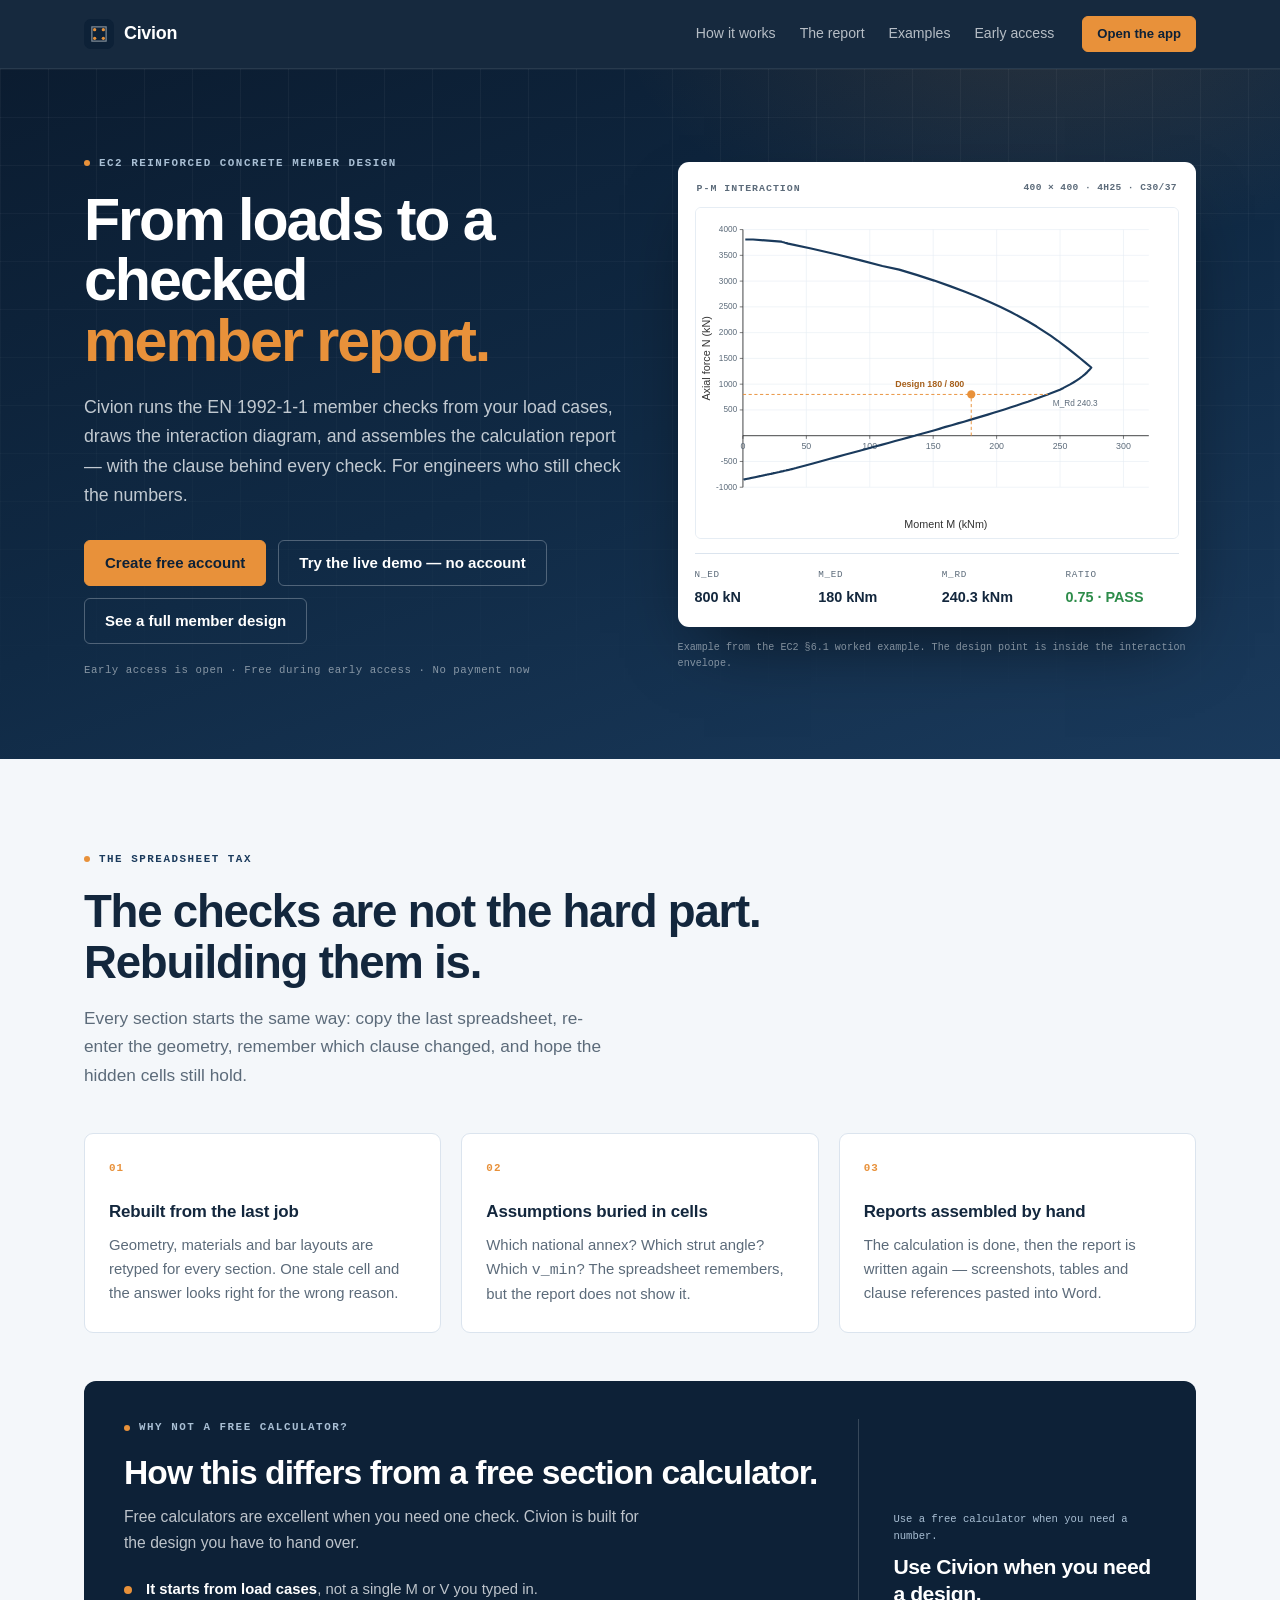
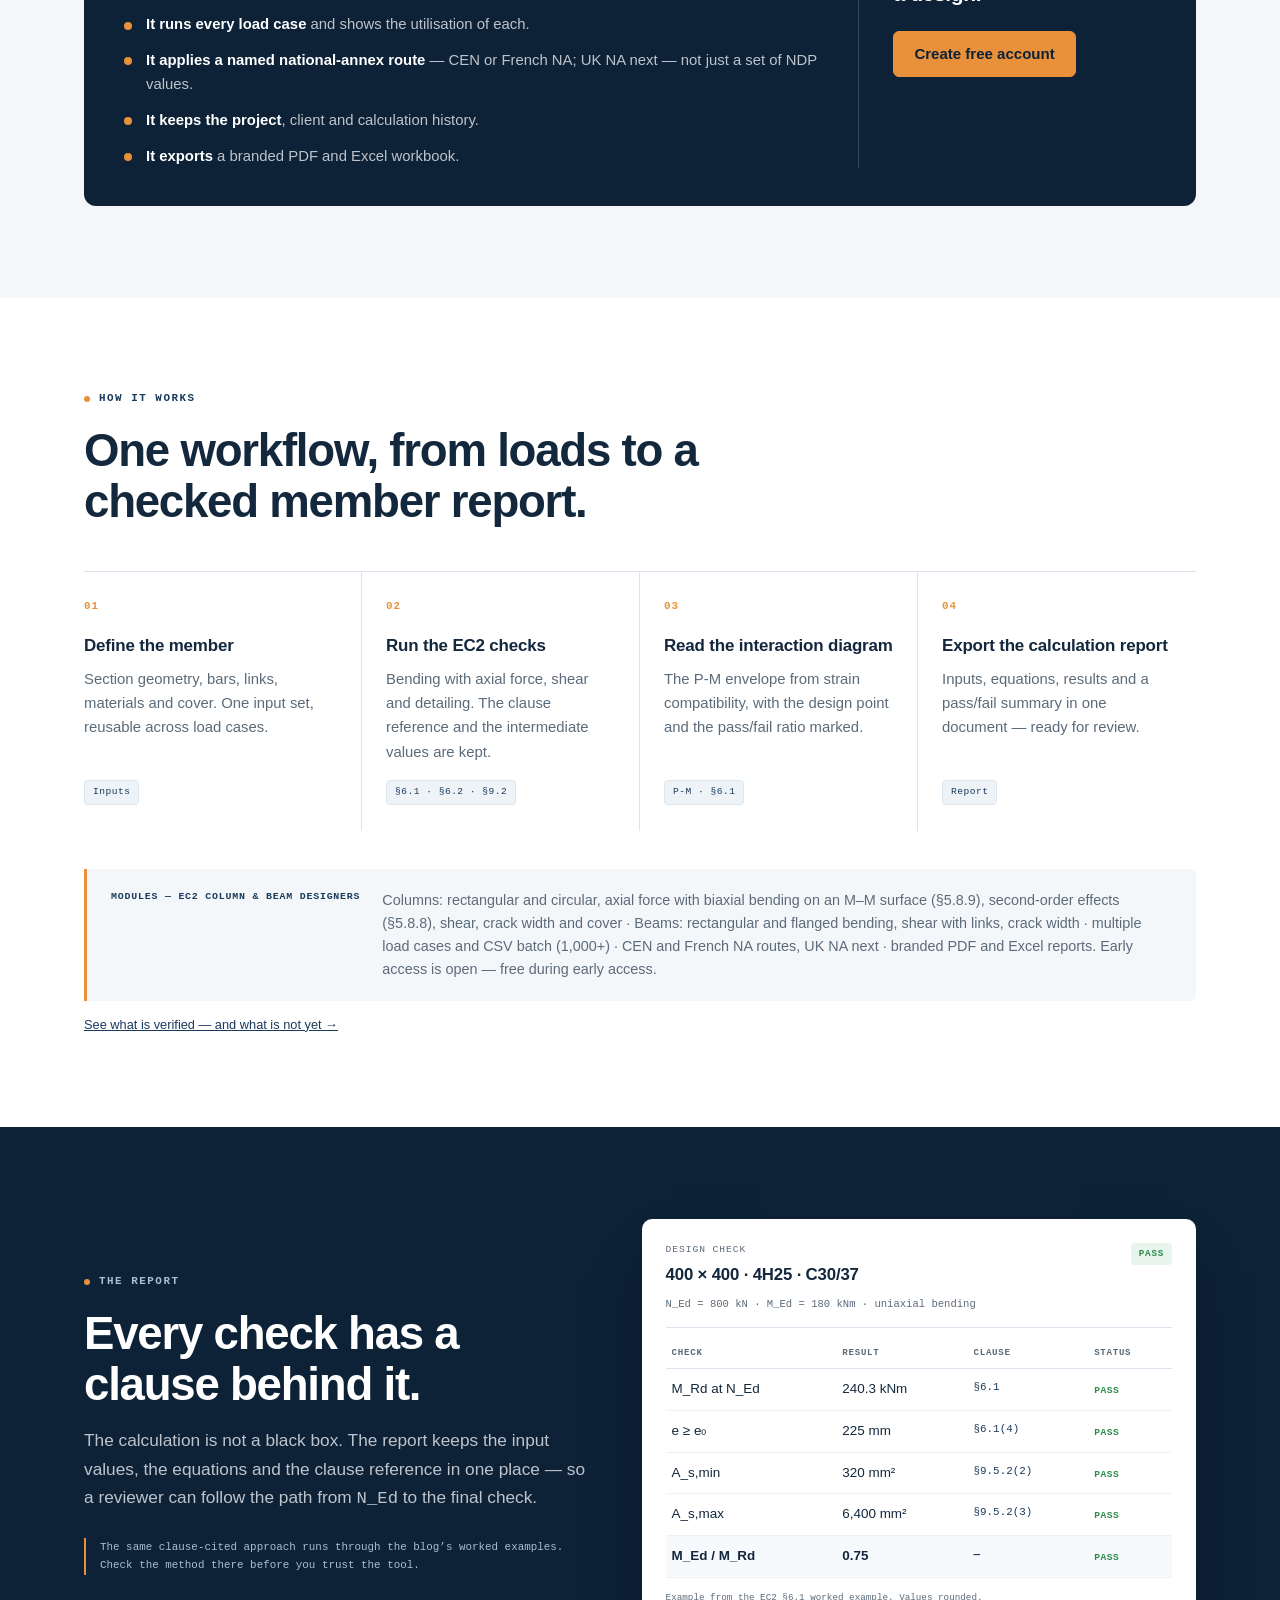
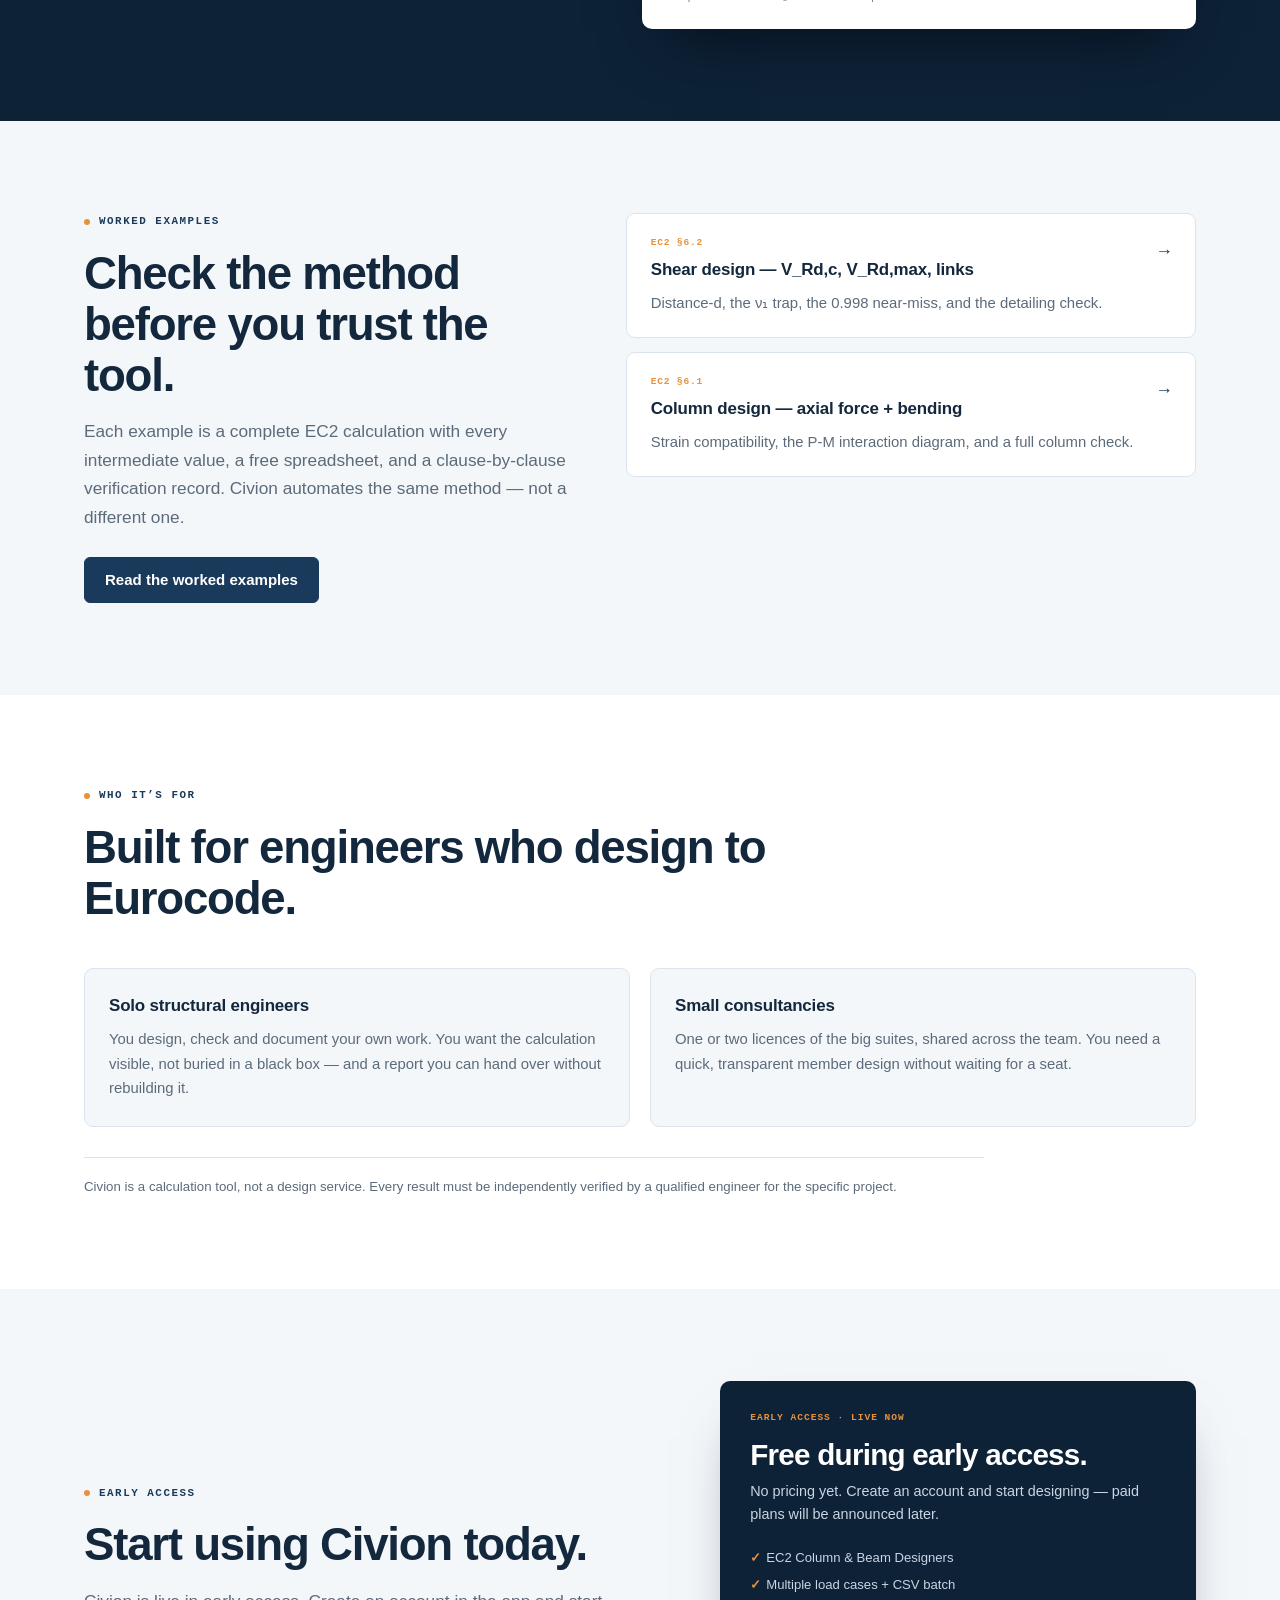
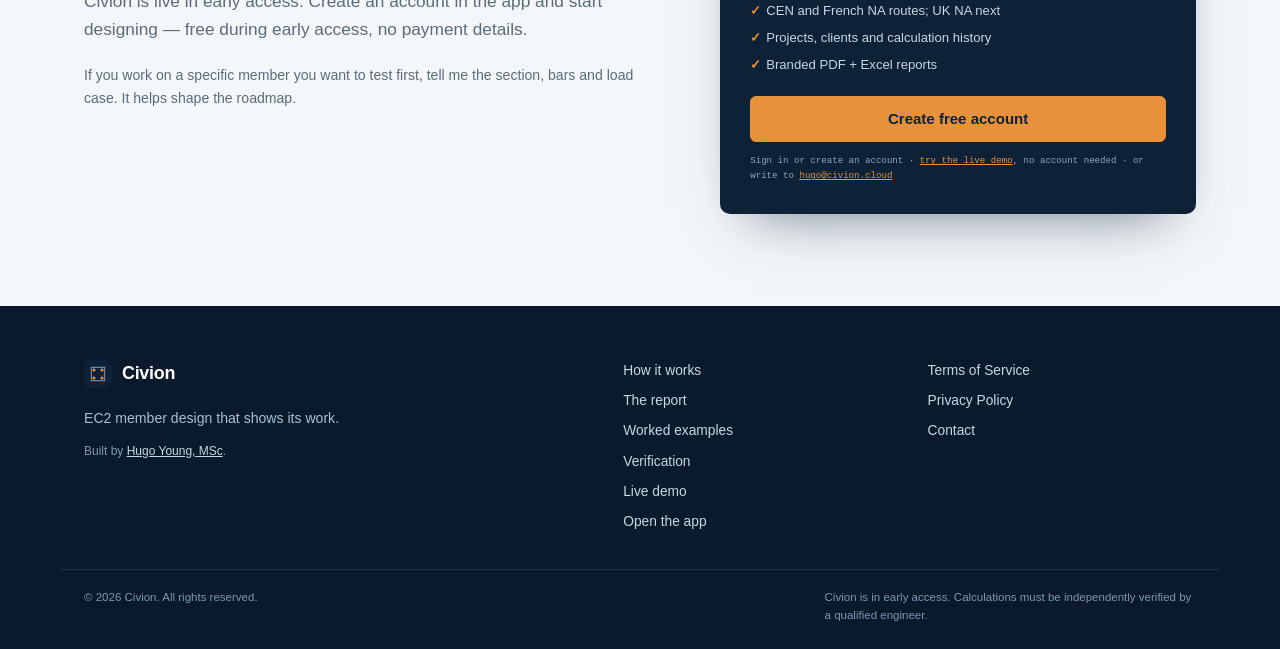
<file: index.html>
<!doctype html>
<html lang="en">
<head>
  <meta charset="utf-8">
  <meta name="viewport" content="width=device-width, initial-scale=1">
  <title>Civion — EC2 reinforced concrete member design</title>
  <meta name="description" content="Civion runs the EN 1992-1-1 member checks from your load cases, draws the interaction diagram, and assembles the calculation report — with the clause behind every check. Early access is open for structural engineers.">
  <link rel="canonical" href="https://civion.cloud/">
  <meta name="theme-color" content="#0d2137">

  <meta property="og:type" content="website">
  <meta property="og:url" content="https://civion.cloud/">
  <meta property="og:title" content="Civion — EC2 member design that shows its work">
  <meta property="og:description" content="From load cases to a checked member report — EC2 checks, national-annex routes, and clause-cited reports. Early access is open.">
  <meta property="og:image" content="https://civion.cloud/assets/og.png">
  <meta property="og:image:width" content="1200">
  <meta property="og:image:height" content="630">
  <meta name="twitter:card" content="summary_large_image">
  <meta name="twitter:title" content="Civion — EC2 member design that shows its work">
  <meta name="twitter:description" content="From load cases to a checked member report — EC2 checks, national-annex routes, and clause-cited reports. Early access is open.">
  <meta name="twitter:image" content="https://civion.cloud/assets/og.png">

  <link rel="icon" href="assets/favicon.svg" type="image/svg+xml">
  <link rel="stylesheet" href="styles.css">

  <!-- Google Search Console verification (keep this tag to stay verified).
       A "Domain" property via DNS TXT at the registrar would additionally cover
       app.civion.cloud when the app deploys. -->
  <meta name="google-site-verification" content="kvHO2Pb_J3_wUOgqU8BCQHaKNRoY1Xh4Og24jwbXHXs" />
</head>
<body>
  <a class="skip-link" href="#main">Skip to content</a>

  <header class="site-header">
    <div class="wrap header-inner">
      <a class="brand" href="/" aria-label="Civion home">
        <img src="assets/civion-mark.svg" width="30" height="30" alt="">
        <span>Civion</span>
      </a>
      <nav class="nav" aria-label="Main">
        <a href="#how">How it works</a>
        <a href="#report">The report</a>
        <a href="#examples">Examples</a>
        <a href="#early-access">Early access</a>
      </nav>
      <a class="btn btn-small btn-accent" href="https://app.civion.cloud">Open the app</a>
    </div>
  </header>

  <main id="main">
    <section class="hero">
      <div class="wrap hero-grid">
        <div class="hero-copy">
          <p class="eyebrow"><span class="dot" aria-hidden="true"></span> EC2 reinforced concrete member design</p>
          <h1>From loads to a checked<br><em>member report.</em></h1>
          <p class="lede">Civion runs the EN 1992-1-1 member checks from your load cases, draws the interaction diagram, and assembles the calculation report — with the clause behind every check. For engineers who still check the numbers.</p>
          <div class="hero-actions">
            <a class="btn btn-accent" href="https://app.civion.cloud/register">Create free account</a>
            <a class="btn btn-ghost" href="https://app.civion.cloud/demo">Try the live demo — no account</a>
            <a class="btn btn-ghost" href="https://hugoyoungmsc.github.io/2026/11/23/ec2-bending-rectangular-beam.html">See a full member design</a>
          </div>
          <p class="hero-note">Early access is open · Free during early access · No payment now</p>
        </div>

        <div class="hero-visual">
          <div class="diagram-card">
            <div class="diagram-head">
              <span>P-M interaction</span>
              <span class="mono">400 × 400 · 4H25 · C30/37</span>
            </div>
            <img src="assets/pm-hero.svg" width="760" height="520"
                 alt="P-M interaction diagram for a 400 by 400 mm column with 4H25 bars. The design point at N equals 800 kN and M equals 180 kNm sits inside the envelope; the moment resistance at that axial force is 240.3 kNm.">
            <div class="check-card" aria-label="Example design check">
              <div><span class="label">N_Ed</span><strong>800 kN</strong></div>
              <div><span class="label">M_Ed</span><strong>180 kNm</strong></div>
              <div><span class="label">M_Rd</span><strong>240.3 kNm</strong></div>
              <div class="pass"><span class="label">Ratio</span><strong>0.75 · PASS</strong></div>
            </div>
          </div>
          <p class="diagram-caption">Example from the EC2 §6.1 worked example. The design point is inside the interaction envelope.</p>
        </div>
      </div>
    </section>

    <section class="section" id="problem">
      <div class="wrap">
        <div class="section-head">
          <p class="eyebrow"><span class="dot" aria-hidden="true"></span> The spreadsheet tax</p>
          <h2>The checks are not the hard part. Rebuilding them is.</h2>
          <p class="lede">Every section starts the same way: copy the last spreadsheet, re-enter the geometry, remember which clause changed, and hope the hidden cells still hold.</p>
        </div>
        <div class="card-grid">
          <article class="card">
            <span class="card-num mono">01</span>
            <h3>Rebuilt from the last job</h3>
            <p>Geometry, materials and bar layouts are retyped for every section. One stale cell and the answer looks right for the wrong reason.</p>
          </article>
          <article class="card">
            <span class="card-num mono">02</span>
            <h3>Assumptions buried in cells</h3>
            <p>Which national annex? Which strut angle? Which <span class="mono">v_min</span>? The spreadsheet remembers, but the report does not show it.</p>
          </article>
          <article class="card">
            <span class="card-num mono">03</span>
            <h3>Reports assembled by hand</h3>
            <p>The calculation is done, then the report is written again — screenshots, tables and clause references pasted into Word.</p>
          </article>
        </div>

        <div class="difference-panel">
          <div class="difference-copy">
            <p class="eyebrow"><span class="dot" aria-hidden="true"></span> Why not a free calculator?</p>
            <h2>How this differs from a free section calculator.</h2>
            <p class="difference-lede">Free calculators are excellent when you need one check. Civion is built for the design you have to hand over.</p>
            <ul class="difference-list">
              <li><strong>It starts from load cases</strong>, not a single M or V you typed in.</li>
              <li><strong>It runs every load case</strong> and shows the utilisation of each.</li>
              <li><strong>It applies a named national-annex route</strong> — CEN or French NA; UK NA next — not just a set of NDP values.</li>
              <li><strong>It keeps the project</strong>, client and calculation history.</li>
              <li><strong>It exports</strong> a branded PDF and Excel workbook.</li>
            </ul>
          </div>
          <aside class="difference-cta">
            <p class="mono">Use a free calculator when you need a number.</p>
            <p class="difference-cta-line">Use Civion when you need a design.</p>
            <a class="btn btn-accent" href="https://app.civion.cloud/register">Create free account</a>
          </aside>
        </div>
      </div>
    </section>

    <section class="section section-white" id="how">
      <div class="wrap">
        <div class="section-head">
          <p class="eyebrow"><span class="dot" aria-hidden="true"></span> How it works</p>
          <h2>One workflow, from loads to a checked member report.</h2>
        </div>
        <div class="steps">
          <article class="step">
            <span class="step-num mono">01</span>
            <h3>Define the member</h3>
            <p>Section geometry, bars, links, materials and cover. One input set, reusable across load cases.</p>
            <span class="tag mono">Inputs</span>
          </article>
          <article class="step">
            <span class="step-num mono">02</span>
            <h3>Run the EC2 checks</h3>
            <p>Bending with axial force, shear and detailing. The clause reference and the intermediate values are kept.</p>
            <span class="tag mono">§6.1 · §6.2 · §9.2</span>
          </article>
          <article class="step">
            <span class="step-num mono">03</span>
            <h3>Read the interaction diagram</h3>
            <p>The P-M envelope from strain compatibility, with the design point and the pass/fail ratio marked.</p>
            <span class="tag mono">P-M · §6.1</span>
          </article>
          <article class="step">
            <span class="step-num mono">04</span>
            <h3>Export the calculation report</h3>
            <p>Inputs, equations, results and a pass/fail summary in one document — ready for review.</p>
            <span class="tag mono">Report</span>
          </article>
        </div>
        <div class="scope-strip">
          <span class="mono">Modules — EC2 Column &amp; Beam Designers</span>
          <p>Columns: rectangular and circular, axial force with biaxial bending on an M–M surface (§5.8.9), second-order effects (§5.8.8), shear, crack width and cover · Beams: rectangular and flanged bending, shear with links, crack width · multiple load cases and CSV batch (1,000+) · CEN and French NA routes, UK NA next · branded PDF and Excel reports. Early access is open — free during early access.</p>
        </div>
        <p class="verify-link"><a href="verification.html">See what is verified — and what is not yet →</a></p>
      </div>
    </section>

    <section class="section section-dark" id="report">
      <div class="wrap report-grid">
        <div class="report-copy">
          <p class="eyebrow"><span class="dot" aria-hidden="true"></span> The report</p>
          <h2>Every check has a clause behind it.</h2>
          <p class="lede">The calculation is not a black box. The report keeps the input values, the equations and the clause reference in one place — so a reviewer can follow the path from <span class="mono">N_Ed</span> to the final check.</p>
          <p class="report-note">The same clause-cited approach runs through the blog’s worked examples. Check the method there before you trust the tool.</p>
        </div>
        <div class="report-card">
          <div class="report-card-head">
            <div>
              <span class="mono report-kicker">Design check</span>
              <h3>400 × 400 · 4H25 · C30/37</h3>
            </div>
            <span class="pill pill-pass">PASS</span>
          </div>
          <p class="report-sub mono">N_Ed = 800 kN · M_Ed = 180 kNm · uniaxial bending</p>
          <table class="check-table">
            <thead>
              <tr><th scope="col">Check</th><th scope="col">Result</th><th scope="col">Clause</th><th scope="col">Status</th></tr>
            </thead>
            <tbody>
              <tr><td>M_Rd at N_Ed</td><td>240.3 kNm</td><td class="mono">§6.1</td><td><span class="status">PASS</span></td></tr>
              <tr><td>e ≥ e₀</td><td>225 mm</td><td class="mono">§6.1(4)</td><td><span class="status">PASS</span></td></tr>
              <tr><td>A_s,min</td><td>320 mm²</td><td class="mono">§9.5.2(2)</td><td><span class="status">PASS</span></td></tr>
              <tr><td>A_s,max</td><td>6,400 mm²</td><td class="mono">§9.5.2(3)</td><td><span class="status">PASS</span></td></tr>
              <tr class="row-emphasis"><td>M_Ed / M_Rd</td><td>0.75</td><td class="mono">—</td><td><span class="status">PASS</span></td></tr>
            </tbody>
          </table>
          <p class="report-foot">Example from the EC2 §6.1 worked example. Values rounded.</p>
        </div>
      </div>
    </section>

    <section class="section" id="examples">
      <div class="wrap examples-grid">
        <div>
          <p class="eyebrow"><span class="dot" aria-hidden="true"></span> Worked examples</p>
          <h2>Check the method before you trust the tool.</h2>
          <p class="lede">Each example is a complete EC2 calculation with every intermediate value, a free spreadsheet, and a clause-by-clause verification record. Civion automates the same method — not a different one.</p>
          <a class="btn btn-primary" href="https://hugoyoungmsc.github.io/">Read the worked examples</a>
        </div>
        <div class="example-list">
          <a class="example" href="https://hugoyoungmsc.github.io/2026/10/24/ec2-shear-rectangular-beam-vertical-links.html">
            <span class="mono example-tag">EC2 §6.2</span>
            <h3>Shear design — V_Rd,c, V_Rd,max, links</h3>
            <p>Distance-d, the ν₁ trap, the 0.998 near-miss, and the detailing check.</p>
            <span class="example-arrow" aria-hidden="true">→</span>
          </a>
          <a class="example" href="https://hugoyoungmsc.github.io/2026/11/02/ec2-column-pm-interaction-rectangular.html">
            <span class="mono example-tag">EC2 §6.1</span>
            <h3>Column design — axial force + bending</h3>
            <p>Strain compatibility, the P-M interaction diagram, and a full column check.</p>
            <span class="example-arrow" aria-hidden="true">→</span>
          </a>
        </div>
      </div>
    </section>

    <section class="section section-white" id="who">
      <div class="wrap">
        <div class="section-head">
          <p class="eyebrow"><span class="dot" aria-hidden="true"></span> Who it’s for</p>
          <h2>Built for engineers who design to Eurocode.</h2>
        </div>
        <div class="who-grid">
          <article class="who-card">
            <h3>Solo structural engineers</h3>
            <p>You design, check and document your own work. You want the calculation visible, not buried in a black box — and a report you can hand over without rebuilding it.</p>
          </article>
          <article class="who-card">
            <h3>Small consultancies</h3>
            <p>One or two licences of the big suites, shared across the team. You need a quick, transparent member design without waiting for a seat.</p>
          </article>
        </div>
        <p class="disclaimer">Civion is a calculation tool, not a design service. Every result must be independently verified by a qualified engineer for the specific project.</p>
      </div>
    </section>

    <section class="section section-cta" id="early-access">
      <div class="wrap cta-grid">
        <div>
          <p class="eyebrow"><span class="dot" aria-hidden="true"></span> Early access</p>
          <h2>Start using Civion today.</h2>
          <p class="lede">Civion is live in early access. Create an account in the app and start designing — free during early access, no payment details.</p>
          <p class="cta-note">If you work on a specific member you want to test first, tell me the section, bars and load case. It helps shape the roadmap.</p>
        </div>
        <div class="cta-card">
          <span class="mono cta-kicker">Early access · live now</span>
          <p class="cta-price">Free during early access.</p>
          <p class="cta-sub">No pricing yet. Create an account and start designing — paid plans will be announced later.</p>
          <ul class="cta-includes">
            <li>EC2 Column &amp; Beam Designers</li>
            <li>Multiple load cases + CSV batch</li>
            <li>CEN and French NA routes; UK NA next</li>
            <li>Projects, clients and calculation history</li>
            <li>Branded PDF + Excel reports</li>
          </ul>
          <a class="btn btn-accent btn-block" href="https://app.civion.cloud/register">Create free account</a>
          <p class="cta-fine">Sign in or create an account · <a href="https://app.civion.cloud/demo">try the live demo</a>, no account needed · or write to <a href="mailto:hugo@civion.cloud">hugo@civion.cloud</a></p>
        </div>
      </div>
    </section>
  </main>

  <footer class="site-footer">
    <div class="wrap footer-grid">
      <div class="footer-brand">
        <a class="brand" href="/" aria-label="Civion home">
          <img src="assets/civion-mark.svg" width="28" height="28" alt="">
          <span>Civion</span>
        </a>
        <p>EC2 member design that shows its work.</p>
        <p class="footer-fine">Built by <a href="https://hugoyoungmsc.github.io/">Hugo Young, MSc</a>.</p>
      </div>
      <nav class="footer-nav" aria-label="Footer">
        <a href="#how">How it works</a>
        <a href="#report">The report</a>
        <a href="https://hugoyoungmsc.github.io/">Worked examples</a>
        <a href="verification.html">Verification</a>
        <a href="https://app.civion.cloud/demo">Live demo</a>
        <a href="https://app.civion.cloud">Open the app</a>
      </nav>
      <nav class="footer-nav" aria-label="Legal">
        <a href="terms.html">Terms of Service</a>
        <a href="privacy.html">Privacy Policy</a>
        <a href="mailto:hugo@civion.cloud">Contact</a>
      </nav>
    </div>
    <div class="wrap footer-bottom">
      <p>© 2026 Civion. All rights reserved.</p>
      <p class="footer-fine">Civion is in early access. Calculations must be independently verified by a qualified engineer.</p>
    </div>
  </footer>
</body>
</html>
</file>
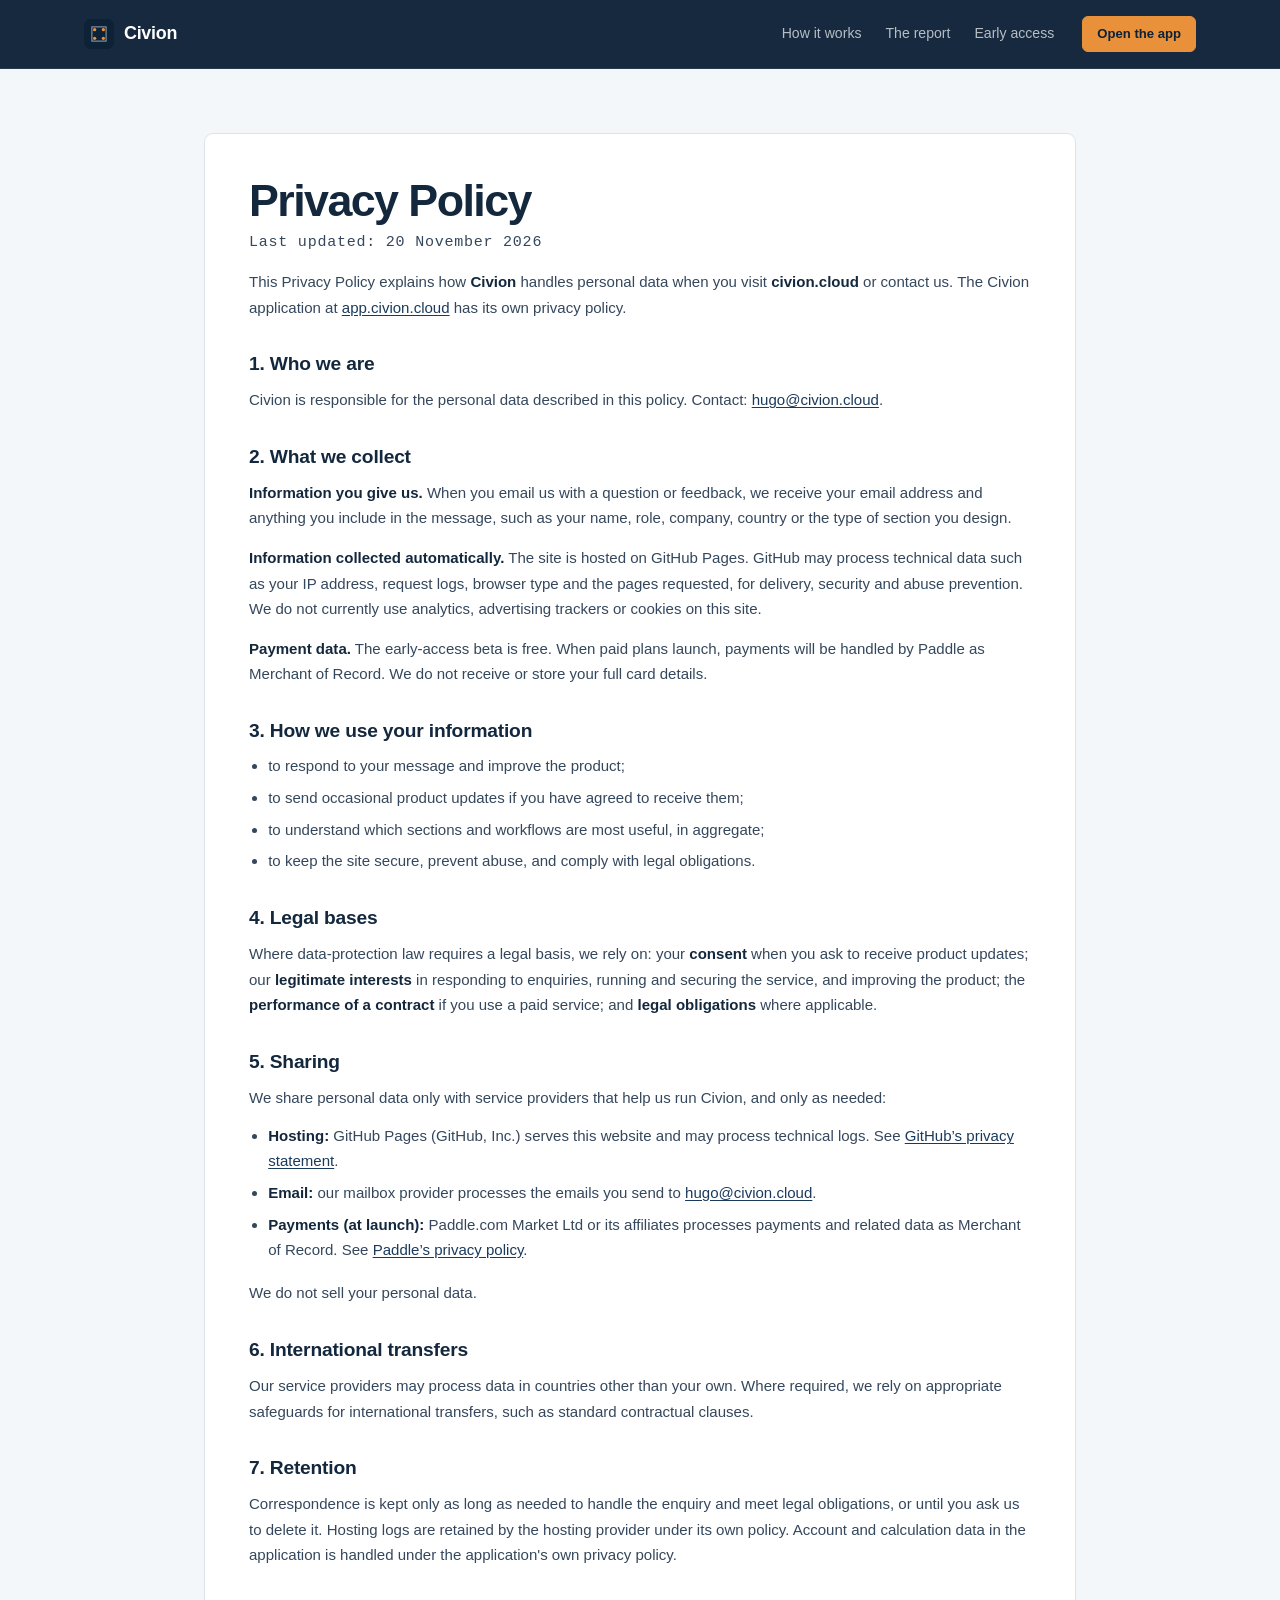
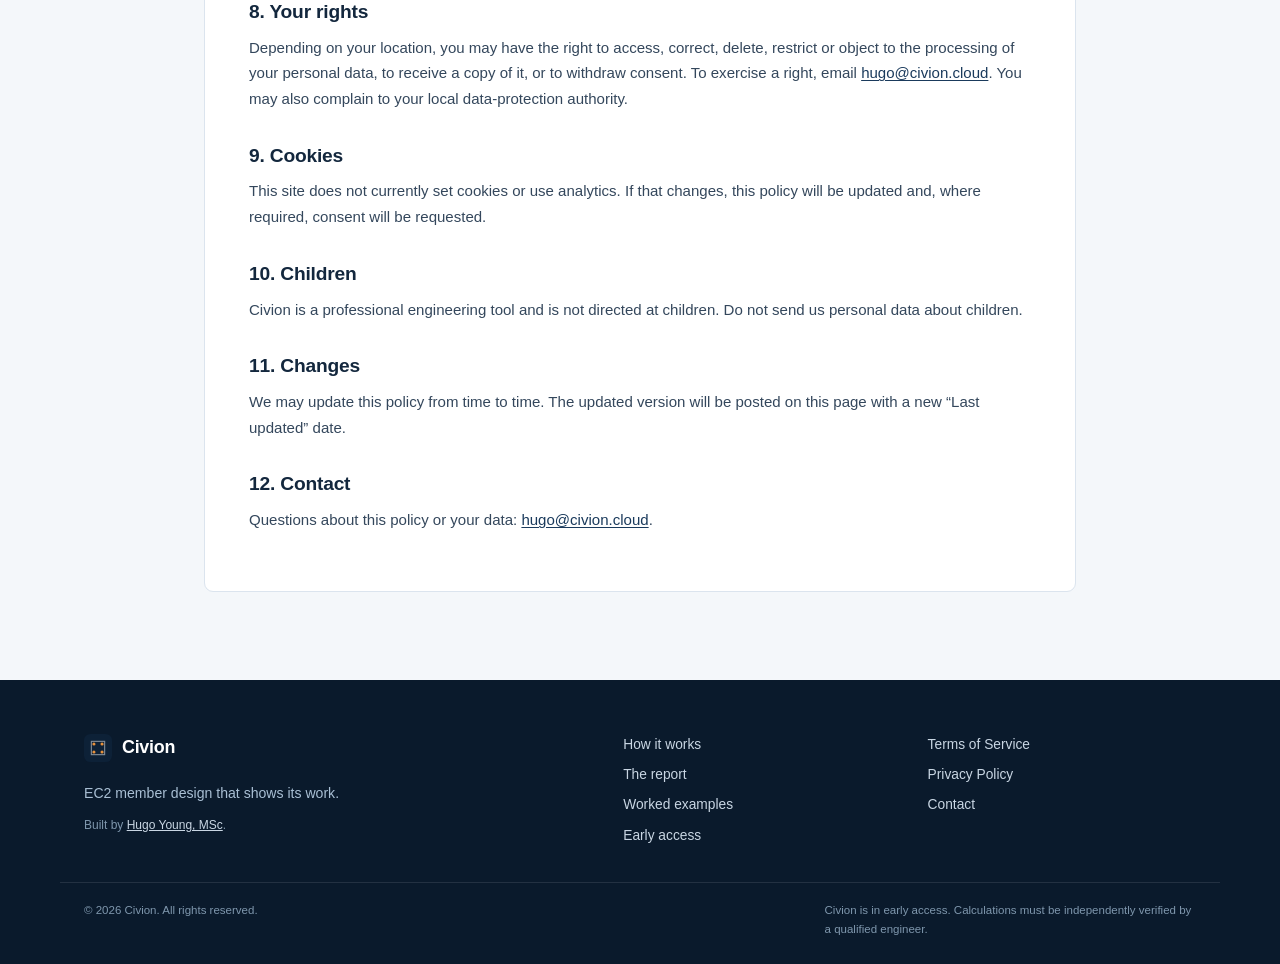
<file: privacy.html>
<!doctype html>
<html lang="en">
<head>
  <meta charset="utf-8">
  <meta name="viewport" content="width=device-width, initial-scale=1">
  <title>Privacy Policy — Civion</title>
  <meta name="description" content="Privacy Policy for Civion, the EC2 reinforced concrete member design tool.">
  <link rel="canonical" href="https://civion.cloud/privacy.html">
  <meta name="theme-color" content="#0d2137">
  <link rel="icon" href="assets/favicon.svg" type="image/svg+xml">
  <link rel="stylesheet" href="styles.css">
</head>
<body>
  <a class="skip-link" href="#main">Skip to content</a>

  <header class="site-header">
    <div class="wrap header-inner">
      <a class="brand" href="index.html" aria-label="Civion home">
        <img src="assets/civion-mark.svg" width="30" height="30" alt="">
        <span>Civion</span>
      </a>
      <nav class="nav" aria-label="Main">
        <a href="index.html#how">How it works</a>
        <a href="index.html#report">The report</a>
        <a href="index.html#early-access">Early access</a>
      </nav>
      <a class="btn btn-small btn-accent" href="https://app.civion.cloud">Open the app</a>
    </div>
  </header>

  <main id="main" class="legal-wrap wrap">
    <article class="legal-card legal">
      <h1>Privacy Policy</h1>
      <p class="legal-updated">Last updated: 20 November 2026</p>

      <p>This Privacy Policy explains how <strong>Civion</strong> handles personal data when you visit <strong>civion.cloud</strong> or contact us. The Civion application at <a href="https://app.civion.cloud/privacy">app.civion.cloud</a> has its own privacy policy.</p>

      <h2>1. Who we are</h2>
      <p>Civion is responsible for the personal data described in this policy. Contact: <a href="mailto:hugo@civion.cloud">hugo@civion.cloud</a>.</p>

      <h2>2. What we collect</h2>
      <p><strong>Information you give us.</strong> When you email us with a question or feedback, we receive your email address and anything you include in the message, such as your name, role, company, country or the type of section you design.</p>
      <p><strong>Information collected automatically.</strong> The site is hosted on GitHub Pages. GitHub may process technical data such as your IP address, request logs, browser type and the pages requested, for delivery, security and abuse prevention. We do not currently use analytics, advertising trackers or cookies on this site.</p>
      <p><strong>Payment data.</strong> The early-access beta is free. When paid plans launch, payments will be handled by Paddle as Merchant of Record. We do not receive or store your full card details.</p>

      <h2>3. How we use your information</h2>
      <ul>
        <li>to respond to your message and improve the product;</li>
        <li>to send occasional product updates if you have agreed to receive them;</li>
        <li>to understand which sections and workflows are most useful, in aggregate;</li>
        <li>to keep the site secure, prevent abuse, and comply with legal obligations.</li>
      </ul>

      <h2>4. Legal bases</h2>
      <p>Where data-protection law requires a legal basis, we rely on: your <strong>consent</strong> when you ask to receive product updates; our <strong>legitimate interests</strong> in responding to enquiries, running and securing the service, and improving the product; the <strong>performance of a contract</strong> if you use a paid service; and <strong>legal obligations</strong> where applicable.</p>

      <h2>5. Sharing</h2>
      <p>We share personal data only with service providers that help us run Civion, and only as needed:</p>
      <ul>
        <li><strong>Hosting:</strong> GitHub Pages (GitHub, Inc.) serves this website and may process technical logs. See <a href="https://docs.github.com/en/site-policy/privacy-policies/github-general-privacy-statement" rel="noopener">GitHub’s privacy statement</a>.</li>
        <li><strong>Email:</strong> our mailbox provider processes the emails you send to <a href="mailto:hugo@civion.cloud">hugo@civion.cloud</a>.</li>
        <li><strong>Payments (at launch):</strong> Paddle.com Market Ltd or its affiliates processes payments and related data as Merchant of Record. See <a href="https://www.paddle.com/legal/privacy" rel="noopener">Paddle’s privacy policy</a>.</li>
      </ul>
      <p>We do not sell your personal data.</p>

      <h2>6. International transfers</h2>
      <p>Our service providers may process data in countries other than your own. Where required, we rely on appropriate safeguards for international transfers, such as standard contractual clauses.</p>

      <h2>7. Retention</h2>
      <p>Correspondence is kept only as long as needed to handle the enquiry and meet legal obligations, or until you ask us to delete it. Hosting logs are retained by the hosting provider under its own policy. Account and calculation data in the application is handled under the application's own privacy policy.</p>

      <h2>8. Your rights</h2>
      <p>Depending on your location, you may have the right to access, correct, delete, restrict or object to the processing of your personal data, to receive a copy of it, or to withdraw consent. To exercise a right, email <a href="mailto:hugo@civion.cloud">hugo@civion.cloud</a>. You may also complain to your local data-protection authority.</p>

      <h2>9. Cookies</h2>
      <p>This site does not currently set cookies or use analytics. If that changes, this policy will be updated and, where required, consent will be requested.</p>

      <h2>10. Children</h2>
      <p>Civion is a professional engineering tool and is not directed at children. Do not send us personal data about children.</p>

      <h2>11. Changes</h2>
      <p>We may update this policy from time to time. The updated version will be posted on this page with a new “Last updated” date.</p>

      <h2>12. Contact</h2>
      <p>Questions about this policy or your data: <a href="mailto:hugo@civion.cloud">hugo@civion.cloud</a>.</p>
    </article>
  </main>

  <footer class="site-footer">
    <div class="wrap footer-grid">
      <div class="footer-brand">
        <a class="brand" href="index.html" aria-label="Civion home">
          <img src="assets/civion-mark.svg" width="28" height="28" alt="">
          <span>Civion</span>
        </a>
        <p>EC2 member design that shows its work.</p>
        <p class="footer-fine">Built by <a href="https://hugoyoungmsc.github.io/">Hugo Young, MSc</a>.</p>
      </div>
      <nav class="footer-nav" aria-label="Footer">
        <a href="index.html#how">How it works</a>
        <a href="index.html#report">The report</a>
        <a href="https://hugoyoungmsc.github.io/">Worked examples</a>
        <a href="index.html#early-access">Early access</a>
      </nav>
      <nav class="footer-nav" aria-label="Legal">
        <a href="terms.html">Terms of Service</a>
        <a href="privacy.html">Privacy Policy</a>
        <a href="mailto:hugo@civion.cloud">Contact</a>
      </nav>
    </div>
    <div class="wrap footer-bottom">
      <p>© 2026 Civion. All rights reserved.</p>
      <p class="footer-fine">Civion is in early access. Calculations must be independently verified by a qualified engineer.</p>
    </div>
  </footer>
</body>
</html>
</file>
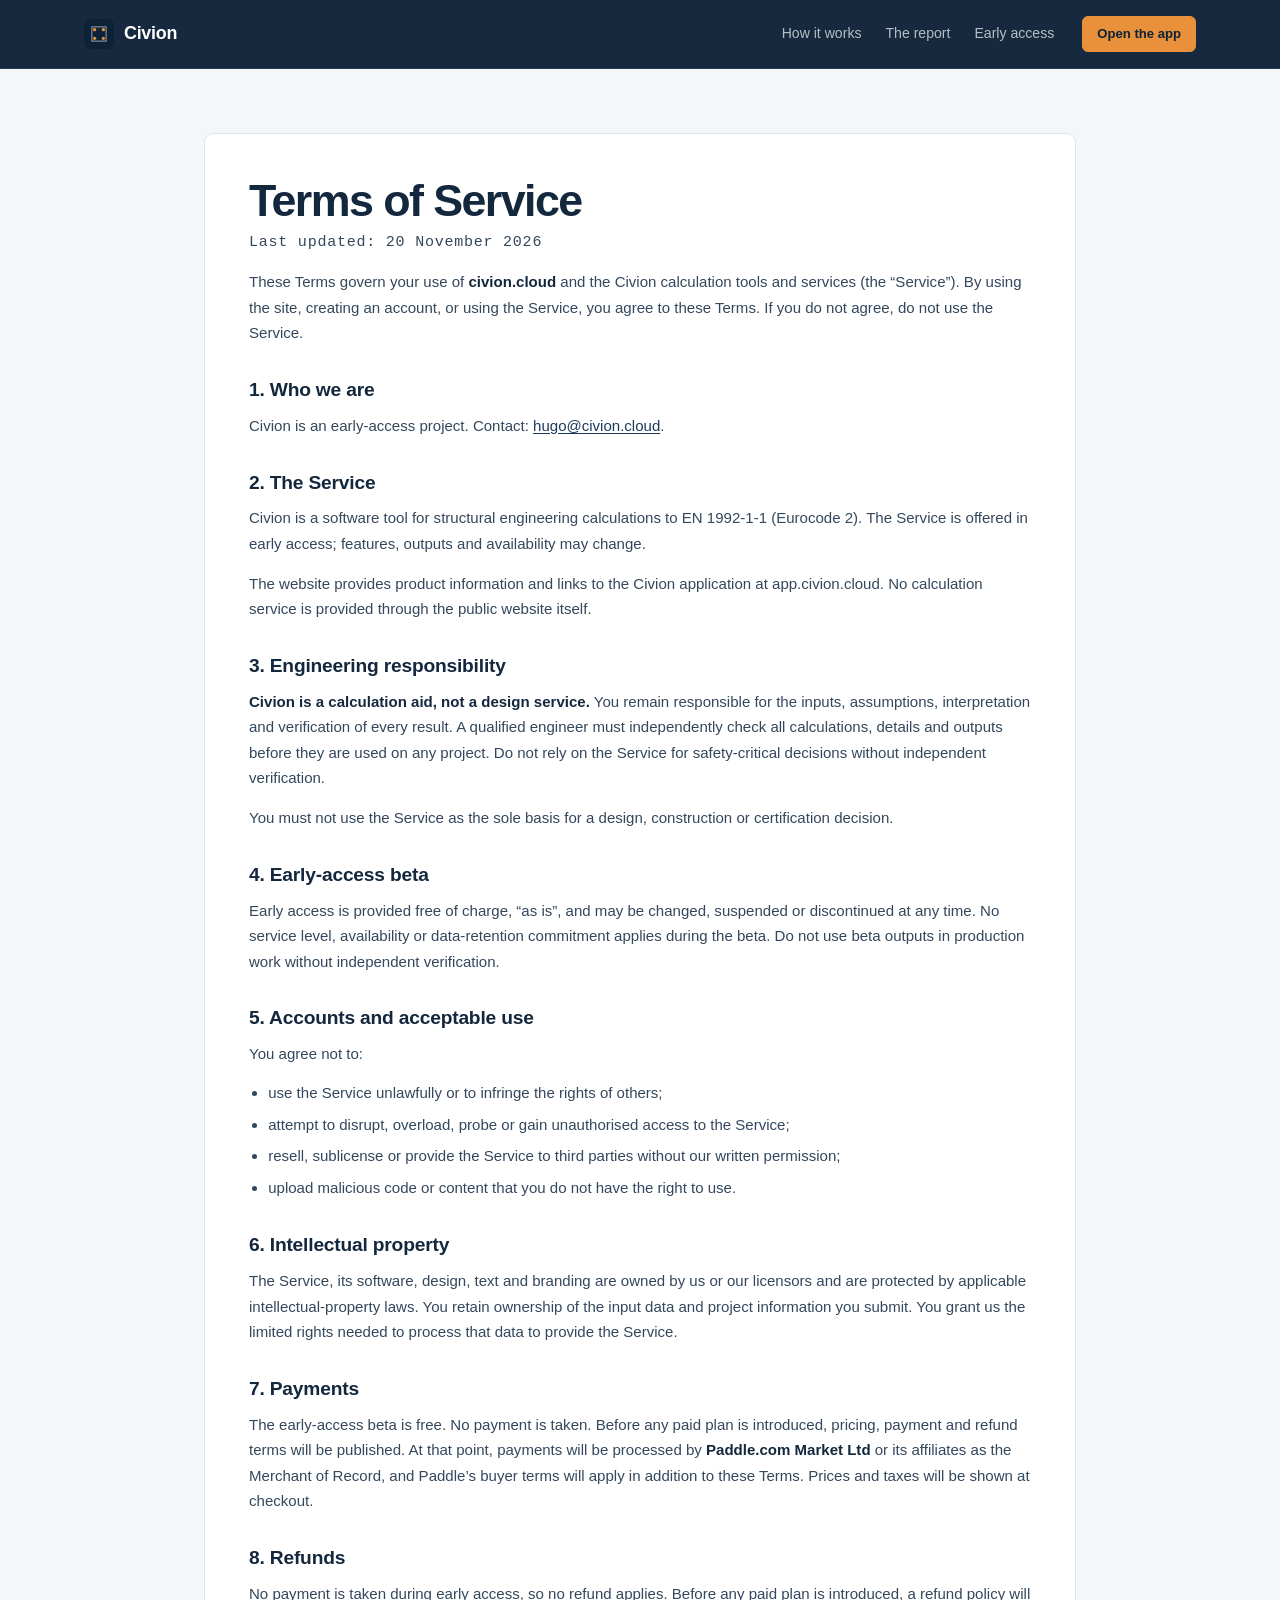
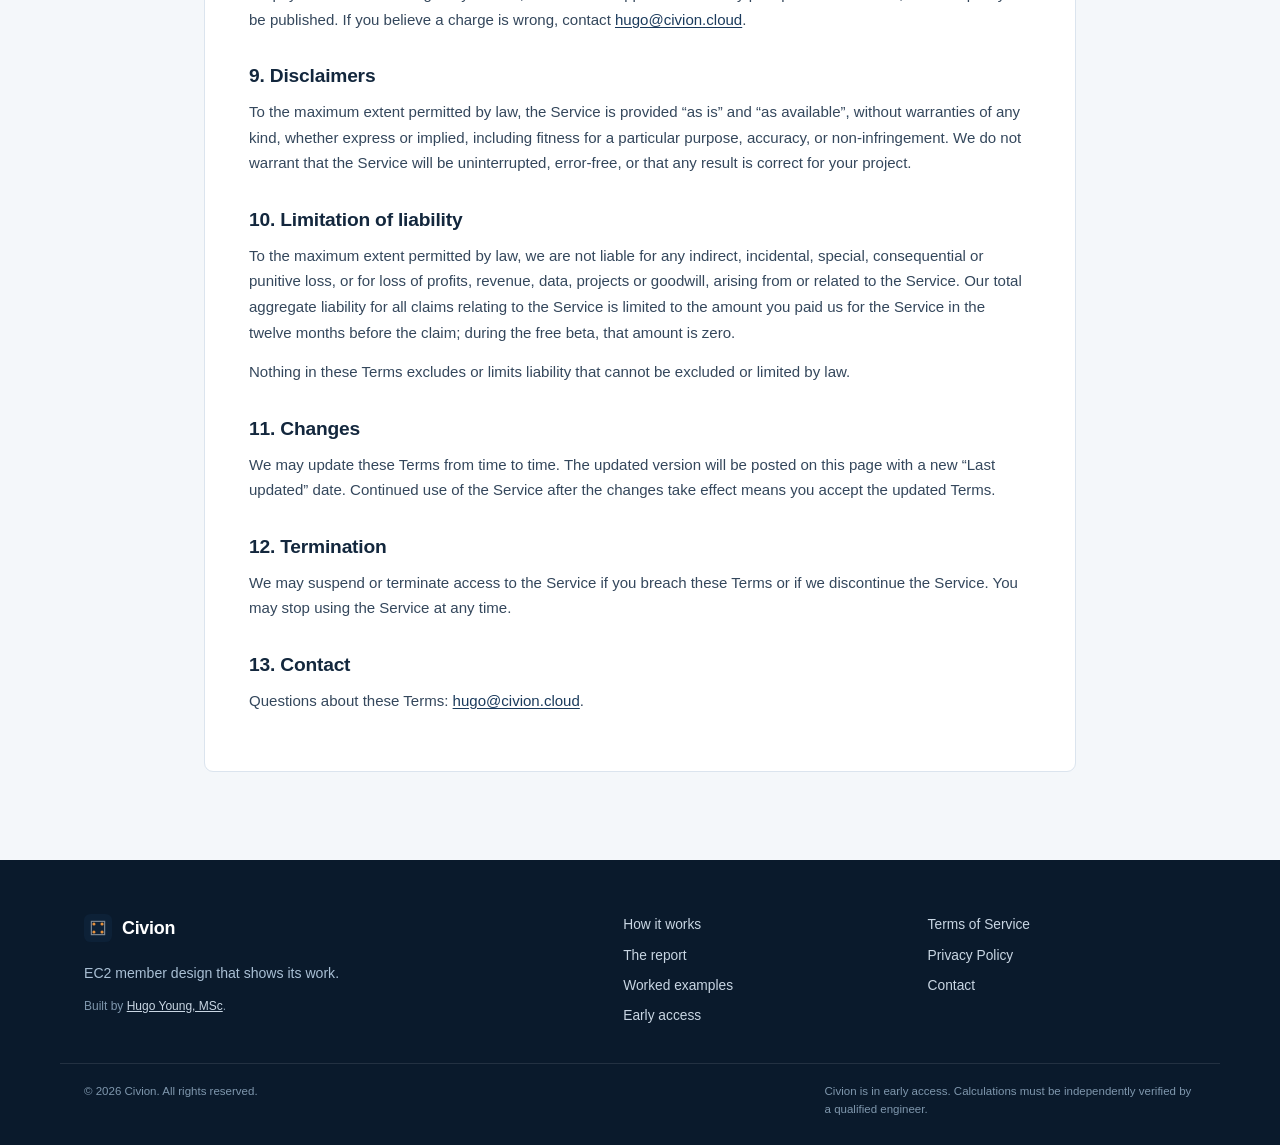
<file: terms.html>
<!doctype html>
<html lang="en">
<head>
  <meta charset="utf-8">
  <meta name="viewport" content="width=device-width, initial-scale=1">
  <title>Terms of Service — Civion</title>
  <meta name="description" content="Terms of Service for Civion, the EC2 reinforced concrete member design tool.">
  <link rel="canonical" href="https://civion.cloud/terms.html">
  <meta name="theme-color" content="#0d2137">
  <link rel="icon" href="assets/favicon.svg" type="image/svg+xml">
  <link rel="stylesheet" href="styles.css">
</head>
<body>
  <a class="skip-link" href="#main">Skip to content</a>

  <header class="site-header">
    <div class="wrap header-inner">
      <a class="brand" href="index.html" aria-label="Civion home">
        <img src="assets/civion-mark.svg" width="30" height="30" alt="">
        <span>Civion</span>
      </a>
      <nav class="nav" aria-label="Main">
        <a href="index.html#how">How it works</a>
        <a href="index.html#report">The report</a>
        <a href="index.html#early-access">Early access</a>
      </nav>
      <a class="btn btn-small btn-accent" href="https://app.civion.cloud">Open the app</a>
    </div>
  </header>

  <main id="main" class="legal-wrap wrap">
    <article class="legal-card legal">
      <h1>Terms of Service</h1>
      <p class="legal-updated">Last updated: 20 November 2026</p>

      <p>These Terms govern your use of <strong>civion.cloud</strong> and the Civion calculation tools and services (the “Service”). By using the site, creating an account, or using the Service, you agree to these Terms. If you do not agree, do not use the Service.</p>

      <h2>1. Who we are</h2>
      <p>Civion is an early-access project. Contact: <a href="mailto:hugo@civion.cloud">hugo@civion.cloud</a>.</p>

      <h2>2. The Service</h2>
      <p>Civion is a software tool for structural engineering calculations to EN 1992-1-1 (Eurocode 2). The Service is offered in early access; features, outputs and availability may change.</p>
      <p>The website provides product information and links to the Civion application at app.civion.cloud. No calculation service is provided through the public website itself.</p>

      <h2>3. Engineering responsibility</h2>
      <p><strong>Civion is a calculation aid, not a design service.</strong> You remain responsible for the inputs, assumptions, interpretation and verification of every result. A qualified engineer must independently check all calculations, details and outputs before they are used on any project. Do not rely on the Service for safety-critical decisions without independent verification.</p>
      <p>You must not use the Service as the sole basis for a design, construction or certification decision.</p>

      <h2>4. Early-access beta</h2>
      <p>Early access is provided free of charge, “as is”, and may be changed, suspended or discontinued at any time. No service level, availability or data-retention commitment applies during the beta. Do not use beta outputs in production work without independent verification.</p>

      <h2>5. Accounts and acceptable use</h2>
      <p>You agree not to:</p>
      <ul>
        <li>use the Service unlawfully or to infringe the rights of others;</li>
        <li>attempt to disrupt, overload, probe or gain unauthorised access to the Service;</li>
        <li>resell, sublicense or provide the Service to third parties without our written permission;</li>
        <li>upload malicious code or content that you do not have the right to use.</li>
      </ul>

      <h2>6. Intellectual property</h2>
      <p>The Service, its software, design, text and branding are owned by us or our licensors and are protected by applicable intellectual-property laws. You retain ownership of the input data and project information you submit. You grant us the limited rights needed to process that data to provide the Service.</p>

      <h2>7. Payments</h2>
      <p>The early-access beta is free. No payment is taken. Before any paid plan is introduced, pricing, payment and refund terms will be published. At that point, payments will be processed by <strong>Paddle.com Market Ltd</strong> or its affiliates as the Merchant of Record, and Paddle’s buyer terms will apply in addition to these Terms. Prices and taxes will be shown at checkout.</p>

      <h2 id="refunds">8. Refunds</h2>
      <p>No payment is taken during early access, so no refund applies. Before any paid plan is introduced, a refund policy will be published. If you believe a charge is wrong, contact <a href="mailto:hugo@civion.cloud">hugo@civion.cloud</a>.</p>

      <h2>9. Disclaimers</h2>
      <p>To the maximum extent permitted by law, the Service is provided “as is” and “as available”, without warranties of any kind, whether express or implied, including fitness for a particular purpose, accuracy, or non-infringement. We do not warrant that the Service will be uninterrupted, error-free, or that any result is correct for your project.</p>

      <h2>10. Limitation of liability</h2>
      <p>To the maximum extent permitted by law, we are not liable for any indirect, incidental, special, consequential or punitive loss, or for loss of profits, revenue, data, projects or goodwill, arising from or related to the Service. Our total aggregate liability for all claims relating to the Service is limited to the amount you paid us for the Service in the twelve months before the claim; during the free beta, that amount is zero.</p>
      <p>Nothing in these Terms excludes or limits liability that cannot be excluded or limited by law.</p>

      <h2>11. Changes</h2>
      <p>We may update these Terms from time to time. The updated version will be posted on this page with a new “Last updated” date. Continued use of the Service after the changes take effect means you accept the updated Terms.</p>

      <h2>12. Termination</h2>
      <p>We may suspend or terminate access to the Service if you breach these Terms or if we discontinue the Service. You may stop using the Service at any time.</p>

      <h2>13. Contact</h2>
      <p>Questions about these Terms: <a href="mailto:hugo@civion.cloud">hugo@civion.cloud</a>.</p>
    </article>
  </main>

  <footer class="site-footer">
    <div class="wrap footer-grid">
      <div class="footer-brand">
        <a class="brand" href="index.html" aria-label="Civion home">
          <img src="assets/civion-mark.svg" width="28" height="28" alt="">
          <span>Civion</span>
        </a>
        <p>EC2 member design that shows its work.</p>
        <p class="footer-fine">Built by <a href="https://hugoyoungmsc.github.io/">Hugo Young, MSc</a>.</p>
      </div>
      <nav class="footer-nav" aria-label="Footer">
        <a href="index.html#how">How it works</a>
        <a href="index.html#report">The report</a>
        <a href="https://hugoyoungmsc.github.io/">Worked examples</a>
        <a href="index.html#early-access">Early access</a>
      </nav>
      <nav class="footer-nav" aria-label="Legal">
        <a href="terms.html">Terms of Service</a>
        <a href="privacy.html">Privacy Policy</a>
        <a href="mailto:hugo@civion.cloud">Contact</a>
      </nav>
    </div>
    <div class="wrap footer-bottom">
      <p>© 2026 Civion. All rights reserved.</p>
      <p class="footer-fine">Civion is in early access. Calculations must be independently verified by a qualified engineer.</p>
    </div>
  </footer>
</body>
</html>
</file>
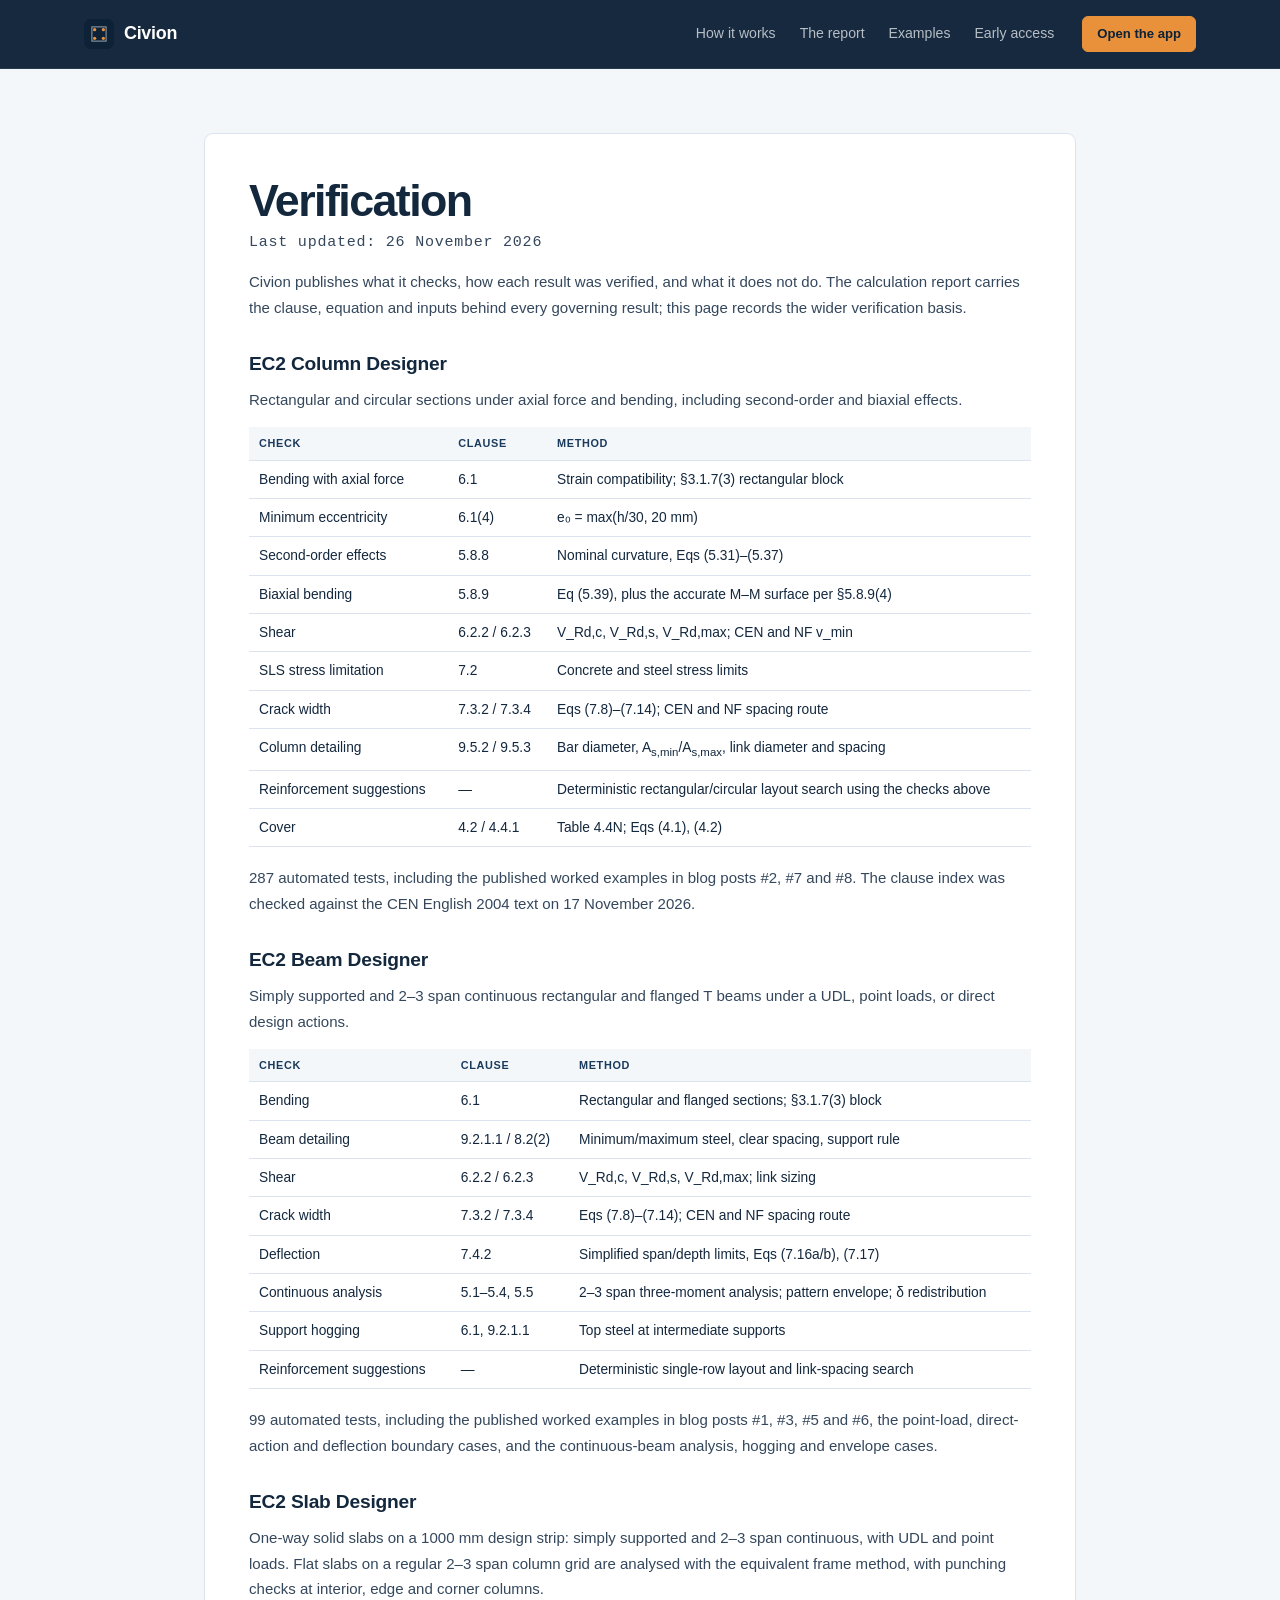
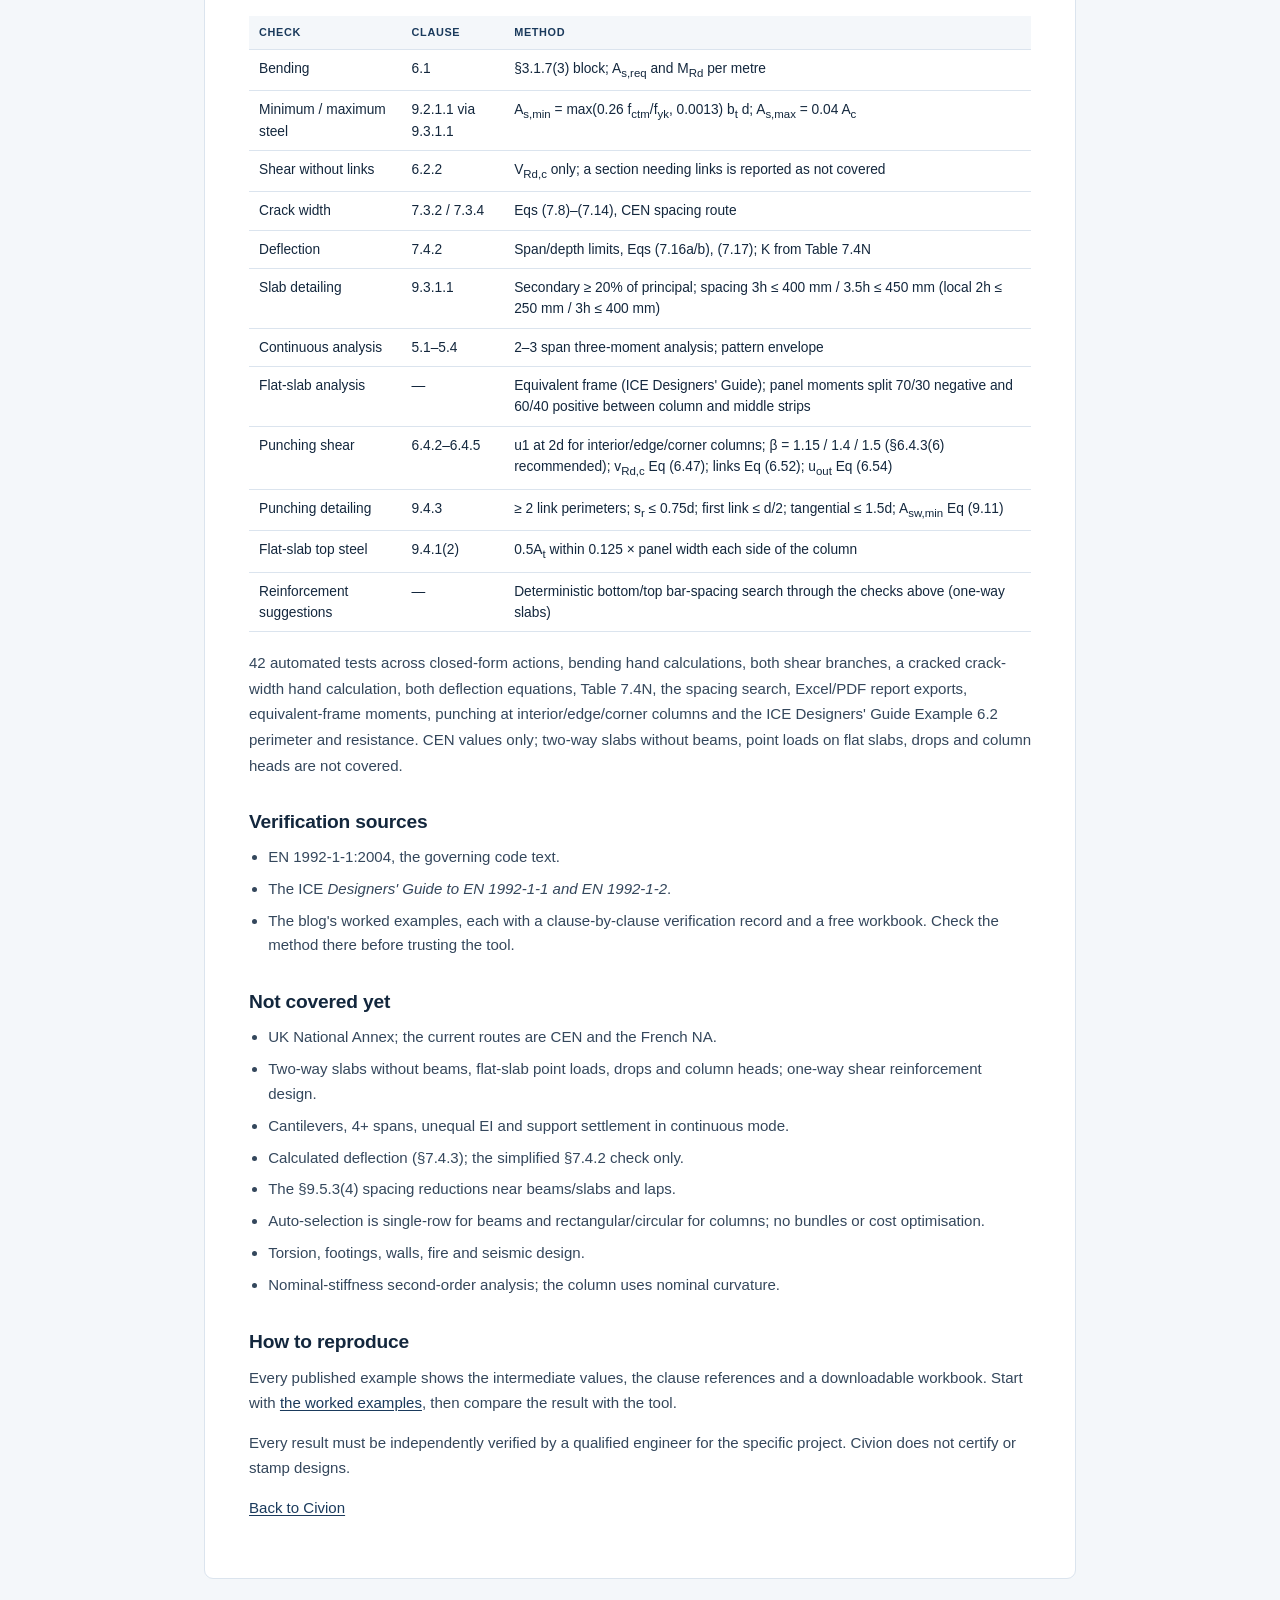
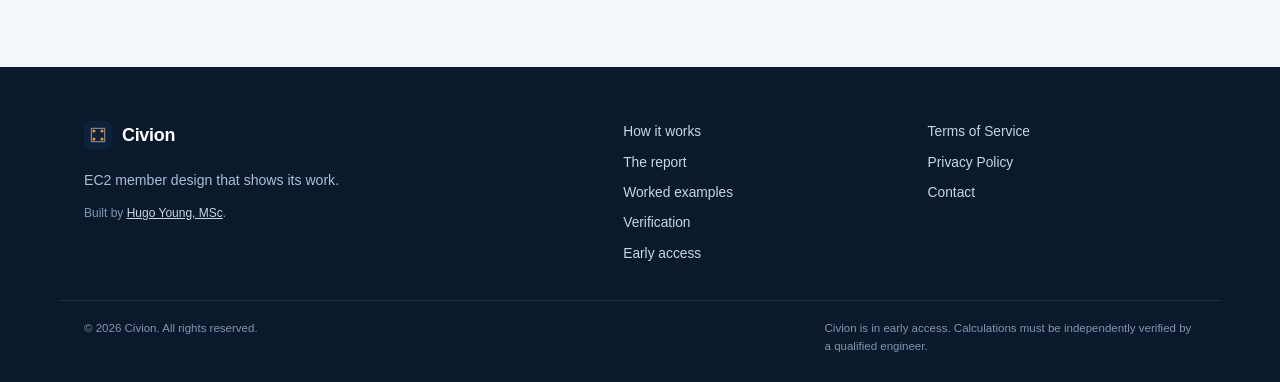
<file: verification.html>
<!doctype html>
<html lang="en">
<head>
  <meta charset="utf-8">
  <meta name="viewport" content="width=device-width, initial-scale=1">
  <title>Verification — Civion</title>
  <!-- Canonical source: ../Civion/docs/verification/*.md — update both in the same change. -->
  <meta name="description" content="What Civion checks, how the EC2 column, beam and slab results are verified, and what is not covered yet.">
  <link rel="canonical" href="https://civion.cloud/verification.html">
  <meta name="theme-color" content="#0d2137">
  <link rel="icon" href="assets/favicon.svg" type="image/svg+xml">
  <link rel="stylesheet" href="styles.css">
</head>
<body>
  <a class="skip-link" href="#main">Skip to content</a>

  <header class="site-header">
    <div class="wrap header-inner">
      <a class="brand" href="index.html" aria-label="Civion home">
        <img src="assets/civion-mark.svg" width="30" height="30" alt="">
        <span>Civion</span>
      </a>
      <nav class="nav" aria-label="Main">
        <a href="index.html#how">How it works</a>
        <a href="index.html#report">The report</a>
        <a href="index.html#examples">Examples</a>
        <a href="index.html#early-access">Early access</a>
      </nav>
      <a class="btn btn-small btn-accent" href="https://app.civion.cloud">Open the app</a>
    </div>
  </header>

  <main id="main" class="legal-wrap wrap">
    <article class="legal-card legal">
      <h1>Verification</h1>
      <p class="legal-updated">Last updated: 26 November 2026</p>

      <p>Civion publishes what it checks, how each result was verified, and what it does
      not do. The calculation report carries the clause, equation and inputs behind every
      governing result; this page records the wider verification basis.</p>

      <h2>EC2 Column Designer</h2>
      <p>Rectangular and circular sections under axial force and bending, including
      second-order and biaxial effects.</p>
      <table class="verify-table">
        <thead>
          <tr><th scope="col">Check</th><th scope="col">Clause</th><th scope="col">Method</th></tr>
        </thead>
        <tbody>
          <tr><td>Bending with axial force</td><td>6.1</td><td>Strain compatibility; §3.1.7(3) rectangular block</td></tr>
          <tr><td>Minimum eccentricity</td><td>6.1(4)</td><td>e₀ = max(h/30, 20 mm)</td></tr>
          <tr><td>Second-order effects</td><td>5.8.8</td><td>Nominal curvature, Eqs (5.31)–(5.37)</td></tr>
          <tr><td>Biaxial bending</td><td>5.8.9</td><td>Eq (5.39), plus the accurate M–M surface per §5.8.9(4)</td></tr>
          <tr><td>Shear</td><td>6.2.2 / 6.2.3</td><td>V_Rd,c, V_Rd,s, V_Rd,max; CEN and NF v_min</td></tr>
          <tr><td>SLS stress limitation</td><td>7.2</td><td>Concrete and steel stress limits</td></tr>
          <tr><td>Crack width</td><td>7.3.2 / 7.3.4</td><td>Eqs (7.8)–(7.14); CEN and NF spacing route</td></tr>
          <tr><td>Column detailing</td><td>9.5.2 / 9.5.3</td><td>Bar diameter, A<sub>s,min</sub>/A<sub>s,max</sub>, link diameter and spacing</td></tr>
          <tr><td>Reinforcement suggestions</td><td>—</td><td>Deterministic rectangular/circular layout search using the checks above</td></tr>
          <tr><td>Cover</td><td>4.2 / 4.4.1</td><td>Table 4.4N; Eqs (4.1), (4.2)</td></tr>
        </tbody>
      </table>
      <p class="verify-fine">287 automated tests, including the published worked examples in
      blog posts #2, #7 and #8. The clause index was checked against the CEN English 2004
      text on 17 November 2026.</p>

      <h2>EC2 Beam Designer</h2>
      <p>Simply supported and 2–3 span continuous rectangular and flanged T beams under
      a UDL, point loads, or direct design actions.</p>
      <table class="verify-table">
        <thead>
          <tr><th scope="col">Check</th><th scope="col">Clause</th><th scope="col">Method</th></tr>
        </thead>
        <tbody>
          <tr><td>Bending</td><td>6.1</td><td>Rectangular and flanged sections; §3.1.7(3) block</td></tr>
          <tr><td>Beam detailing</td><td>9.2.1.1 / 8.2(2)</td><td>Minimum/maximum steel, clear spacing, support rule</td></tr>
          <tr><td>Shear</td><td>6.2.2 / 6.2.3</td><td>V_Rd,c, V_Rd,s, V_Rd,max; link sizing</td></tr>
          <tr><td>Crack width</td><td>7.3.2 / 7.3.4</td><td>Eqs (7.8)–(7.14); CEN and NF spacing route</td></tr>
          <tr><td>Deflection</td><td>7.4.2</td><td>Simplified span/depth limits, Eqs (7.16a/b), (7.17)</td></tr>
          <tr><td>Continuous analysis</td><td>5.1–5.4, 5.5</td><td>2–3 span three-moment analysis; pattern envelope; δ redistribution</td></tr>
          <tr><td>Support hogging</td><td>6.1, 9.2.1.1</td><td>Top steel at intermediate supports</td></tr>
          <tr><td>Reinforcement suggestions</td><td>—</td><td>Deterministic single-row layout and link-spacing search</td></tr>
        </tbody>
      </table>
      <p class="verify-fine">99 automated tests, including the published worked examples in
      blog posts #1, #3, #5 and #6, the point-load, direct-action and deflection
      boundary cases, and the continuous-beam analysis, hogging and envelope cases.</p>

      <h2>EC2 Slab Designer</h2>
      <p>One-way solid slabs on a 1000 mm design strip: simply supported and 2–3 span
      continuous, with UDL and point loads. Flat slabs on a regular 2–3 span column
      grid are analysed with the equivalent frame method, with punching checks at
      interior, edge and corner columns.</p>
      <table class="verify-table">
        <thead>
          <tr><th scope="col">Check</th><th scope="col">Clause</th><th scope="col">Method</th></tr>
        </thead>
        <tbody>
          <tr><td>Bending</td><td>6.1</td><td>§3.1.7(3) block; A<sub>s,req</sub> and M<sub>Rd</sub> per metre</td></tr>
          <tr><td>Minimum / maximum steel</td><td>9.2.1.1 via 9.3.1.1</td><td>A<sub>s,min</sub> = max(0.26 f<sub>ctm</sub>/f<sub>yk</sub>, 0.0013) b<sub>t</sub> d; A<sub>s,max</sub> = 0.04 A<sub>c</sub></td></tr>
          <tr><td>Shear without links</td><td>6.2.2</td><td>V<sub>Rd,c</sub> only; a section needing links is reported as not covered</td></tr>
          <tr><td>Crack width</td><td>7.3.2 / 7.3.4</td><td>Eqs (7.8)–(7.14), CEN spacing route</td></tr>
          <tr><td>Deflection</td><td>7.4.2</td><td>Span/depth limits, Eqs (7.16a/b), (7.17); K from Table 7.4N</td></tr>
          <tr><td>Slab detailing</td><td>9.3.1.1</td><td>Secondary ≥ 20% of principal; spacing 3h ≤ 400 mm / 3.5h ≤ 450 mm (local 2h ≤ 250 mm / 3h ≤ 400 mm)</td></tr>
          <tr><td>Continuous analysis</td><td>5.1–5.4</td><td>2–3 span three-moment analysis; pattern envelope</td></tr>
          <tr><td>Flat-slab analysis</td><td>—</td><td>Equivalent frame (ICE Designers' Guide); panel moments split 70/30 negative and 60/40 positive between column and middle strips</td></tr>
          <tr><td>Punching shear</td><td>6.4.2–6.4.5</td><td>u1 at 2d for interior/edge/corner columns; β = 1.15 / 1.4 / 1.5 (§6.4.3(6) recommended); v<sub>Rd,c</sub> Eq (6.47); links Eq (6.52); u<sub>out</sub> Eq (6.54)</td></tr>
          <tr><td>Punching detailing</td><td>9.4.3</td><td>≥ 2 link perimeters; s<sub>r</sub> ≤ 0.75d; first link ≤ d/2; tangential ≤ 1.5d; A<sub>sw,min</sub> Eq (9.11)</td></tr>
          <tr><td>Flat-slab top steel</td><td>9.4.1(2)</td><td>0.5A<sub>t</sub> within 0.125 × panel width each side of the column</td></tr>
          <tr><td>Reinforcement suggestions</td><td>—</td><td>Deterministic bottom/top bar-spacing search through the checks above (one-way slabs)</td></tr>
        </tbody>
      </table>
      <p class="verify-fine">42 automated tests across closed-form actions, bending hand
      calculations, both shear branches, a cracked crack-width hand calculation, both
      deflection equations, Table 7.4N, the spacing search, Excel/PDF report exports,
      equivalent-frame moments, punching at interior/edge/corner columns and the ICE
      Designers' Guide Example 6.2 perimeter and resistance. CEN values only; two-way
      slabs without beams, point loads on flat slabs, drops and column heads are not
      covered.</p>

      <h2>Verification sources</h2>
      <ul>
        <li>EN 1992-1-1:2004, the governing code text.</li>
        <li>The ICE <em>Designers' Guide to EN 1992-1-1 and EN 1992-1-2</em>.</li>
        <li>The blog's worked examples, each with a clause-by-clause verification record and a free workbook. Check the method there before trusting the tool.</li>
      </ul>

      <h2>Not covered yet</h2>
      <ul>
        <li>UK National Annex; the current routes are CEN and the French NA.</li>
        <li>Two-way slabs without beams, flat-slab point loads, drops and column heads; one-way shear reinforcement design.</li>
        <li>Cantilevers, 4+ spans, unequal EI and support settlement in continuous mode.</li>
        <li>Calculated deflection (§7.4.3); the simplified §7.4.2 check only.</li>
        <li>The §9.5.3(4) spacing reductions near beams/slabs and laps.</li>
        <li>Auto-selection is single-row for beams and rectangular/circular for columns; no bundles or cost optimisation.</li>
        <li>Torsion, footings, walls, fire and seismic design.</li>
        <li>Nominal-stiffness second-order analysis; the column uses nominal curvature.</li>
      </ul>

      <h2>How to reproduce</h2>
      <p>Every published example shows the intermediate values, the clause references and a
      downloadable workbook. Start with <a href="https://hugoyoungmsc.github.io/">the
      worked examples</a>, then compare the result with the tool.</p>

      <p>Every result must be independently verified by a qualified engineer for the
      specific project. Civion does not certify or stamp designs.</p>

      <p><a href="index.html">Back to Civion</a></p>
    </article>
  </main>

  <footer class="site-footer">
    <div class="wrap footer-grid">
      <div class="footer-brand">
        <a class="brand" href="index.html" aria-label="Civion home">
          <img src="assets/civion-mark.svg" width="28" height="28" alt="">
          <span>Civion</span>
        </a>
        <p>EC2 member design that shows its work.</p>
        <p class="footer-fine">Built by <a href="https://hugoyoungmsc.github.io/">Hugo Young, MSc</a>.</p>
      </div>
      <nav class="footer-nav" aria-label="Footer">
        <a href="index.html#how">How it works</a>
        <a href="index.html#report">The report</a>
        <a href="https://hugoyoungmsc.github.io/">Worked examples</a>
        <a href="verification.html">Verification</a>
        <a href="index.html#early-access">Early access</a>
      </nav>
      <nav class="footer-nav" aria-label="Legal">
        <a href="terms.html">Terms of Service</a>
        <a href="privacy.html">Privacy Policy</a>
        <a href="mailto:hugo@civion.cloud">Contact</a>
      </nav>
    </div>
    <div class="wrap footer-bottom">
      <p>© 2026 Civion. All rights reserved.</p>
      <p class="footer-fine">Civion is in early access. Calculations must be independently verified by a qualified engineer.</p>
    </div>
  </footer>
</body>
</html>
</file>
<file: styles.css>
:root {
  --navy: #0d2137;
  --steel: #1a3a5c;
  --ink: #13273d;
  --orange: #e8913a;
  --orange-soft: #f0a155;
  --gray: #f4f7fa;
  --white: #ffffff;
  --line: #dbe4ee;
  --muted: #5c6b7a;
  --green: #2d8c4a;
  --green-soft: #e8f5ec;
  --sans: Inter, -apple-system, BlinkMacSystemFont, "Segoe UI", Roboto, "Helvetica Neue", Arial, sans-serif;
  --mono: "JetBrains Mono", "Fira Code", ui-monospace, SFMono-Regular, Menlo, Consolas, monospace;
  --wrap: 1160px;
  --radius: 9px;
}

*,
*::before,
*::after { box-sizing: border-box; }

html { scroll-behavior: smooth; }

body {
  margin: 0;
  min-height: 100vh;
  display: flex;
  flex-direction: column;
  font-family: var(--sans);
  font-size: 16px;
  line-height: 1.55;
  color: var(--ink);
  background: var(--gray);
  -webkit-font-smoothing: antialiased;
  text-rendering: optimizeLegibility;
}

main { flex: 1 0 auto; }
.site-header,
.site-footer { flex-shrink: 0; }

img { max-width: 100%; height: auto; display: block; }
a { color: var(--steel); }
a:hover { color: var(--orange); }

::selection { background: var(--orange); color: var(--navy); }

:focus-visible {
  outline: 2px solid var(--orange);
  outline-offset: 3px;
  border-radius: 2px;
}

.skip-link {
  position: absolute;
  left: -9999px;
  top: 0;
  background: var(--orange);
  color: var(--navy);
  padding: 10px 16px;
  z-index: 100;
  font-weight: 700;
}
.skip-link:focus { left: 12px; top: 12px; }

.wrap {
  width: 100%;
  max-width: var(--wrap);
  margin: 0 auto;
  padding: 0 24px;
}

.mono { font-family: var(--mono); }

/* Header */
.site-header {
  position: sticky;
  top: 0;
  z-index: 30;
  background: rgba(13, 33, 55, 0.96);
  border-bottom: 1px solid rgba(255, 255, 255, 0.08);
  backdrop-filter: blur(10px);
}
.header-inner {
  display: flex;
  align-items: center;
  gap: 28px;
  min-height: 68px;
}
.brand {
  display: inline-flex;
  align-items: center;
  gap: 10px;
  color: var(--white);
  text-decoration: none;
  font-weight: 700;
  font-size: 1.12rem;
  letter-spacing: -0.015em;
  margin-right: auto;
}
.brand img { flex: none; }
.brand:hover { color: var(--white); }

.nav { display: flex; align-items: center; gap: 24px; }
.nav a {
  color: rgba(244, 247, 250, 0.72);
  text-decoration: none;
  font-size: 0.88rem;
  font-weight: 500;
  transition: color 0.15s ease;
}
.nav a:hover { color: var(--white); }

/* Buttons */
.btn {
  display: inline-flex;
  align-items: center;
  justify-content: center;
  gap: 8px;
  min-height: 46px;
  padding: 12px 20px;
  border: 1px solid transparent;
  border-radius: 6px;
  font-family: var(--sans);
  font-size: 0.94rem;
  font-weight: 600;
  line-height: 1.2;
  text-decoration: none;
  cursor: pointer;
  transition: background 0.15s ease, border-color 0.15s ease, color 0.15s ease, transform 0.15s ease;
}
.btn-small { min-height: 36px; padding: 8px 14px; font-size: 0.82rem; }
.btn-accent { background: var(--orange); color: var(--navy); border-color: var(--orange); }
.btn-accent:hover { background: var(--orange-soft); border-color: var(--orange-soft); color: var(--navy); }
.btn-primary { background: var(--steel); color: var(--white); border-color: var(--steel); }
.btn-primary:hover { background: var(--navy); border-color: var(--navy); color: var(--white); }
.btn-ghost { background: transparent; color: var(--white); border-color: rgba(244, 247, 250, 0.28); }
.btn-ghost:hover { border-color: var(--white); color: var(--white); }
.btn-block { width: 100%; }

/* Hero */
.hero {
  position: relative;
  overflow: hidden;
  background: linear-gradient(160deg, #0b1c30 0%, #102a45 52%, #1a3a5c 100%);
  color: var(--white);
}
.hero::before {
  content: "";
  position: absolute;
  inset: 0;
  background-image:
    linear-gradient(rgba(255, 255, 255, 0.045) 1px, transparent 1px),
    linear-gradient(90deg, rgba(255, 255, 255, 0.045) 1px, transparent 1px);
  background-size: 48px 48px;
  mask-image: linear-gradient(to bottom, black 0%, rgba(0, 0, 0, 0.55) 55%, transparent 100%);
  pointer-events: none;
}
.hero::after {
  content: "";
  position: absolute;
  inset: 0;
  background: radial-gradient(620px 340px at 82% -8%, rgba(232, 145, 58, 0.12), transparent 70%);
  pointer-events: none;
}
.hero .wrap { position: relative; z-index: 1; }
.hero-grid {
  display: grid;
  grid-template-columns: 1.02fr 0.98fr;
  gap: 54px;
  align-items: center;
  padding-top: 86px;
  padding-bottom: 80px;
}
.hero-copy { max-width: 620px; }

.eyebrow {
  display: flex;
  align-items: center;
  gap: 9px;
  margin: 0 0 18px;
  font-family: var(--mono);
  font-size: 0.68rem;
  font-weight: 600;
  letter-spacing: 0.14em;
  text-transform: uppercase;
  color: var(--steel);
}
.eyebrow .dot {
  width: 6px;
  height: 6px;
  border-radius: 50%;
  background: var(--orange);
  flex: none;
}
.hero .eyebrow,
.section-dark .eyebrow { color: #a9bfd4; }

h1 {
  margin: 0 0 22px;
  font-size: clamp(2.4rem, 4.7vw, 3.7rem);
  line-height: 1.02;
  letter-spacing: -0.035em;
  font-weight: 700;
  color: var(--white);
}
h1 em { font-style: normal; color: var(--orange); }

.lede {
  margin: 0;
  max-width: 56ch;
  font-size: 1.08rem;
  line-height: 1.65;
  color: var(--muted);
}
.hero .lede { color: rgba(244, 247, 250, 0.78); font-size: 1.11rem; }

.hero-actions {
  display: flex;
  flex-wrap: wrap;
  gap: 12px;
  margin-top: 30px;
}
.hero-note {
  margin: 18px 0 0;
  font-family: var(--mono);
  font-size: 0.67rem;
  letter-spacing: 0.05em;
  color: rgba(244, 247, 250, 0.52);
}

/* Hero diagram */
.hero-visual { min-width: 0; }
.diagram-card {
  background: var(--white);
  border: 1px solid rgba(255, 255, 255, 0.35);
  border-radius: 11px;
  padding: 16px;
  box-shadow: 0 32px 70px -26px rgba(0, 0, 0, 0.62);
}
.diagram-head {
  display: flex;
  align-items: center;
  justify-content: space-between;
  gap: 12px;
  padding: 2px 2px 11px;
  font-family: var(--mono);
  font-size: 0.62rem;
  font-weight: 600;
  letter-spacing: 0.1em;
  text-transform: uppercase;
  color: var(--muted);
}
.diagram-head .mono { font-size: 0.6rem; letter-spacing: 0.04em; text-transform: none; }
.diagram-card > img {
  width: 100%;
  border: 1px solid #e6edf4;
  border-radius: 6px;
  background: var(--white);
}
.check-card {
  display: grid;
  grid-template-columns: repeat(4, minmax(0, 1fr));
  gap: 10px;
  margin-top: 14px;
  padding-top: 14px;
  border-top: 1px solid var(--line);
}
.check-card .label {
  display: block;
  font-family: var(--mono);
  font-size: 0.58rem;
  letter-spacing: 0.08em;
  text-transform: uppercase;
  color: var(--muted);
  margin-bottom: 2px;
}
.check-card strong { font-size: 0.9rem; color: var(--ink); white-space: nowrap; }
.check-card .pass strong { color: var(--green); }
.diagram-caption {
  margin: 13px 0 0;
  font-family: var(--mono);
  font-size: 0.63rem;
  line-height: 1.6;
  color: rgba(244, 247, 250, 0.5);
}

/* Sections */
.section { padding: 92px 0; }
.section-white { background: var(--white); }
.section-dark { background: var(--navy); color: var(--white); }
.section-head { max-width: 780px; margin-bottom: 44px; }

h2 {
  margin: 0 0 16px;
  font-size: clamp(1.95rem, 3.6vw, 2.85rem);
  line-height: 1.12;
  letter-spacing: -0.027em;
  font-weight: 700;
  color: var(--ink);
}
.section-dark h2 { color: var(--white); }
.section-dark .lede { color: rgba(244, 247, 250, 0.76); }

/* Problem cards */
.card-grid {
  display: grid;
  grid-template-columns: repeat(3, minmax(0, 1fr));
  gap: 20px;
}
.card {
  background: var(--white);
  border: 1px solid var(--line);
  border-radius: var(--radius);
  padding: 26px 24px;
}
.card-num {
  display: block;
  margin-bottom: 24px;
  font-size: 0.68rem;
  font-weight: 600;
  letter-spacing: 0.1em;
  color: var(--orange);
}
.card h3,
.step h3,
.example h3,
.who-card h3 {
  margin: 0 0 10px;
  font-size: 1.06rem;
  line-height: 1.3;
  letter-spacing: -0.01em;
  font-weight: 650;
}
.card p,
.step p,
.example p,
.who-card p {
  margin: 0;
  font-size: 0.93rem;
  line-height: 1.62;
  color: var(--muted);
}

/* Steps */
.steps {
  display: grid;
  grid-template-columns: repeat(4, minmax(0, 1fr));
  border-top: 1px solid var(--line);
}
.step {
  display: flex;
  flex-direction: column;
  padding: 26px 24px 26px 0;
  border-right: 1px solid var(--line);
}
.step p { margin-bottom: 16px; }
.step .tag { margin-top: auto; align-self: flex-start; }
.step:not(:first-child) { padding-left: 24px; }
.step:last-child { border-right: 0; }
.step-num {
  display: block;
  margin-bottom: 20px;
  font-size: 0.68rem;
  font-weight: 600;
  letter-spacing: 0.1em;
  color: var(--orange);
}
.tag {
  display: inline-block;
  margin-top: 16px;
  padding: 4px 8px;
  border: 1px solid #dce6ef;
  border-radius: 4px;
  background: #eef3f8;
  font-size: 0.6rem;
  letter-spacing: 0.05em;
  color: var(--steel);
}
.scope-strip {
  display: flex;
  align-items: flex-start;
  gap: 22px;
  margin-top: 38px;
  padding: 20px 24px;
  background: var(--gray);
  border-left: 3px solid var(--orange);
  border-radius: 0 6px 6px 0;
}
.scope-strip > span {
  flex: none;
  min-width: 190px;
  font-size: 0.62rem;
  font-weight: 600;
  letter-spacing: 0.08em;
  text-transform: uppercase;
  color: var(--steel);
}
.scope-strip p {
  margin: 0;
  font-size: 0.9rem;
  line-height: 1.6;
  color: var(--muted);
}

/* Category contrast */
.difference-panel {
  display: grid;
  grid-template-columns: 1.4fr 0.6fr;
  gap: 40px;
  margin-top: 48px;
  padding: 38px 40px;
  background: var(--navy);
  border-radius: 12px;
  color: var(--white);
}
.difference-panel .eyebrow { color: #a9bfd4; }
.difference-panel h2 {
  margin-bottom: 12px;
  font-size: clamp(1.55rem, 2.7vw, 2.1rem);
  color: var(--white);
}
.difference-lede {
  margin: 0 0 22px;
  max-width: 60ch;
  font-size: 0.98rem;
  line-height: 1.65;
  color: rgba(244, 247, 250, 0.76);
}
.difference-list {
  margin: 0;
  padding: 0;
  list-style: none;
  display: grid;
  gap: 12px;
}
.difference-list li {
  position: relative;
  padding-left: 22px;
  font-size: 0.93rem;
  line-height: 1.6;
  color: rgba(244, 247, 250, 0.76);
}
.difference-list li::before {
  content: "";
  position: absolute;
  left: 0;
  top: 0.55em;
  width: 8px;
  height: 8px;
  border-radius: 50%;
  background: var(--orange);
}
.difference-list strong { color: var(--white); font-weight: 650; }
.difference-cta {
  display: flex;
  flex-direction: column;
  justify-content: center;
  gap: 10px;
  padding-left: 34px;
  border-left: 1px solid rgba(244, 247, 250, 0.18);
}
.difference-cta .mono {
  margin: 0;
  font-size: 0.66rem;
  line-height: 1.6;
  color: #a9bfd4;
}
.difference-cta-line {
  margin: 0 0 14px;
  font-size: 1.32rem;
  font-weight: 700;
  line-height: 1.25;
  letter-spacing: -0.02em;
  color: var(--white);
}
.difference-cta .btn { align-self: flex-start; }

/* CTA includes */
.cta-includes {
  margin: 0 0 22px;
  padding: 0;
  list-style: none;
  display: grid;
  gap: 7px;
  font-size: 0.82rem;
  line-height: 1.5;
  color: #c9d6e3;
}
.cta-includes li { position: relative; padding-left: 16px; }
.cta-includes li::before {
  content: "✓";
  position: absolute;
  left: 0;
  color: var(--orange);
  font-weight: 700;
}

/* Report */
.report-grid {
  display: grid;
  grid-template-columns: 0.95fr 1.05fr;
  gap: 56px;
  align-items: center;
}
.report-copy { max-width: 560px; }
.report-note {
  margin: 24px 0 0;
  padding-left: 14px;
  border-left: 2px solid var(--orange);
  font-family: var(--mono);
  font-size: 0.68rem;
  line-height: 1.7;
  color: #a9bfd4;
}
.report-card {
  background: var(--white);
  border-radius: 10px;
  padding: 24px;
  color: var(--ink);
  box-shadow: 0 30px 60px -28px rgba(0, 0, 0, 0.6);
}
.report-card-head {
  display: flex;
  align-items: flex-start;
  justify-content: space-between;
  gap: 14px;
}
.report-kicker {
  display: block;
  margin-bottom: 5px;
  font-size: 0.6rem;
  letter-spacing: 0.1em;
  text-transform: uppercase;
  color: var(--muted);
}
.report-card h3 { margin: 0; font-size: 1.05rem; letter-spacing: -0.01em; }
.pill {
  flex: none;
  padding: 4px 8px;
  border-radius: 4px;
  font-family: var(--mono);
  font-size: 0.58rem;
  font-weight: 600;
  letter-spacing: 0.08em;
}
.pill-pass { background: var(--green-soft); color: var(--green); }
.report-sub {
  margin: 8px 0 18px;
  padding-bottom: 14px;
  border-bottom: 1px solid var(--line);
  font-size: 0.66rem;
  color: var(--muted);
}
.check-table {
  width: 100%;
  border-collapse: collapse;
  font-size: 0.84rem;
}
.check-table th {
  padding: 0 6px 8px;
  text-align: left;
  font-family: var(--mono);
  font-size: 0.57rem;
  font-weight: 600;
  letter-spacing: 0.08em;
  text-transform: uppercase;
  color: var(--muted);
  border-bottom: 1px solid var(--line);
}
.check-table td {
  padding: 10px 6px;
  border-bottom: 1px solid #eef2f7;
  vertical-align: top;
}
.check-table td.mono { font-size: 0.68rem; color: var(--steel); white-space: nowrap; }
.check-table .status {
  font-family: var(--mono);
  font-size: 0.6rem;
  font-weight: 600;
  letter-spacing: 0.06em;
  color: var(--green);
}
.check-table .row-emphasis { font-weight: 600; background: #f7fafc; }
.report-foot {
  margin: 13px 0 0;
  font-family: var(--mono);
  font-size: 0.58rem;
  color: var(--muted);
}

/* Examples */
.examples-grid {
  display: grid;
  grid-template-columns: 0.92fr 1.08fr;
  gap: 56px;
  align-items: start;
}
.examples-grid .btn { margin-top: 26px; }
.example-list { display: grid; gap: 14px; }
.example {
  position: relative;
  display: block;
  padding: 22px 54px 22px 24px;
  background: var(--white);
  border: 1px solid var(--line);
  border-radius: var(--radius);
  color: inherit;
  text-decoration: none;
  transition: border-color 0.15s ease, transform 0.15s ease, box-shadow 0.15s ease;
}
.example:hover {
  border-color: #b9cbdc;
  transform: translateY(-2px);
  box-shadow: 0 14px 28px -20px rgba(13, 33, 55, 0.38);
  color: inherit;
}
.example-tag {
  display: block;
  margin-bottom: 8px;
  font-size: 0.6rem;
  font-weight: 600;
  letter-spacing: 0.08em;
  text-transform: uppercase;
  color: var(--orange);
}
.example-arrow {
  position: absolute;
  right: 22px;
  top: 24px;
  color: var(--steel);
  font-size: 1.1rem;
  transition: transform 0.15s ease, color 0.15s ease;
}
.example:hover .example-arrow { transform: translateX(4px); color: var(--orange); }

/* Who */
.who-grid {
  display: grid;
  grid-template-columns: repeat(2, minmax(0, 1fr));
  gap: 20px;
}
.who-card {
  padding: 26px 24px;
  background: var(--gray);
  border: 1px solid var(--line);
  border-radius: var(--radius);
}
.disclaimer {
  margin: 30px 0 0;
  padding-top: 18px;
  border-top: 1px solid var(--line);
  max-width: 900px;
  font-size: 0.83rem;
  line-height: 1.6;
  color: var(--muted);
}

/* CTA */
.section-cta { background: var(--gray); }
.cta-grid {
  display: grid;
  grid-template-columns: 1fr 0.82fr;
  gap: 56px;
  align-items: center;
}
.cta-grid > div:first-child { max-width: 600px; }
.cta-note {
  margin: 20px 0 0;
  font-size: 0.88rem;
  line-height: 1.65;
  color: var(--muted);
}
.cta-card {
  padding: 30px;
  background: var(--navy);
  border-radius: 10px;
  color: var(--white);
  box-shadow: 0 26px 56px -30px rgba(13, 33, 55, 0.65);
}
.cta-kicker {
  display: block;
  font-size: 0.6rem;
  font-weight: 600;
  letter-spacing: 0.1em;
  text-transform: uppercase;
  color: var(--orange);
}
.cta-price {
  margin: 12px 0 8px;
  font-size: 1.85rem;
  line-height: 1.15;
  letter-spacing: -0.025em;
  font-weight: 700;
}
.cta-sub {
  margin: 0 0 22px;
  font-size: 0.9rem;
  line-height: 1.6;
  color: #c9d6e3;
}
.cta-sub strong { color: var(--white); }
.cta-fine {
  margin: 12px 0 0;
  font-family: var(--mono);
  font-size: 0.57rem;
  line-height: 1.6;
  color: #8fa6bb;
}
.cta-fine a { color: var(--orange); }

/* Footer */
.site-footer {
  padding: 54px 0 26px;
  background: #0a1a2c;
  color: var(--white);
}
.footer-grid {
  display: grid;
  grid-template-columns: 1.5fr 0.8fr 0.8fr;
  gap: 36px;
}
.footer-brand p {
  margin: 12px 0 0;
  max-width: 34ch;
  font-size: 0.88rem;
  line-height: 1.6;
  color: #a9bfd4;
}
.footer-brand .footer-fine { font-size: 0.75rem; color: #7f97ad; }
.footer-brand .footer-fine a { color: #c9d6e3; }
.footer-nav { display: grid; align-content: start; gap: 9px; }
.footer-nav a {
  color: #c9d6e3;
  text-decoration: none;
  font-size: 0.86rem;
  width: fit-content;
}
.footer-nav a:hover { color: var(--orange); }
.footer-bottom {
  display: flex;
  justify-content: space-between;
  align-items: flex-start;
  gap: 24px;
  margin-top: 36px;
  padding-top: 18px;
  border-top: 1px solid rgba(255, 255, 255, 0.1);
}
.footer-bottom p {
  margin: 0;
  font-size: 0.72rem;
  line-height: 1.6;
  color: #7f97ad;
}
.footer-bottom .footer-fine { max-width: 58ch; }
.footer-bottom a { color: #c9d6e3; text-decoration: none; }
.footer-bottom a:hover { color: var(--orange); }
.site-footer-simple { padding: 24px 0; }
.site-footer-simple .footer-bottom { margin-top: 0; padding-top: 0; border-top: 0; }

/* Responsive */
@media (max-width: 1040px) {
  .hero-grid { grid-template-columns: 1fr; gap: 40px; padding-top: 88px; padding-bottom: 64px; }
  .hero-copy { max-width: 720px; }
  .hero-visual { max-width: 640px; }
  .report-grid,
  .examples-grid,
  .cta-grid { grid-template-columns: 1fr; gap: 36px; }
  .report-copy,
  .cta-grid > div:first-child { max-width: 720px; }
  .steps { grid-template-columns: repeat(2, minmax(0, 1fr)); }
  .step { border-right: 1px solid var(--line); padding: 24px 20px 24px 0; }
  .step:nth-child(2n) { border-right: 0; padding-left: 24px; }
  .step:nth-child(n + 3) { border-top: 1px solid var(--line); }
  .step:not(:first-child) { padding-left: 24px; }
  .step:nth-child(2n + 1) { padding-left: 0; }
}

@media (max-width: 900px) {
  .nav { display: none; }
  .header-inner { gap: 16px; }
  .difference-panel { grid-template-columns: 1fr; gap: 26px; padding: 30px 24px; }
  .difference-cta {
    padding-left: 0;
    padding-top: 24px;
    border-left: 0;
    border-top: 1px solid rgba(244, 247, 250, 0.18);
  }
}

@media (max-width: 780px) {
  .section { padding: 68px 0; }
  .card-grid { grid-template-columns: 1fr; }
  .who-grid { grid-template-columns: 1fr; }
  .scope-strip { display: block; }
  .scope-strip > span { display: block; margin-bottom: 8px; min-width: 0; }
  .footer-grid { grid-template-columns: 1fr 1fr; }
  .footer-brand { grid-column: 1 / -1; }
}

@media (max-width: 640px) {
  .wrap { padding: 0 18px; }
  .header-inner { min-height: 62px; }
  .brand { font-size: 1.02rem; }
  .brand img { width: 26px; height: 26px; }
  .hero-grid { padding-top: 88px; padding-bottom: 54px; }
  h1 { font-size: clamp(2.25rem, 10.5vw, 3.1rem); }
  .hero .lede { font-size: 1rem; }
  .hero-actions .btn { width: 100%; }
  .check-card { grid-template-columns: repeat(2, minmax(0, 1fr)); gap: 9px 12px; }
  .steps { grid-template-columns: 1fr; }
  .step,
  .step:nth-child(2n),
  .step:not(:first-child),
  .step:nth-child(2n + 1) {
    border-right: 0;
    border-top: 1px solid var(--line);
    padding: 22px 0;
  }
  .step:first-child { border-top: 0; padding-top: 22px; }
  .report-card { padding: 18px; }
  .check-table { font-size: 0.78rem; }
  .check-table th { font-size: 0.52rem; }
  .check-table td { padding: 9px 4px; }
  .check-table td.mono { font-size: 0.62rem; }
  .example { padding: 20px 46px 20px 18px; }
  .cta-card { padding: 24px; }
  .footer-grid { grid-template-columns: 1fr; gap: 24px; }
  .footer-bottom { display: block; }
  .footer-bottom .footer-fine { margin-top: 8px; }
}

@media (prefers-reduced-motion: reduce) {
  html { scroll-behavior: auto; }
  *, *::before, *::after { transition: none !important; animation: none !important; }
}

/* Legal pages */
.legal-wrap {
  max-width: 920px;
  padding-top: 64px;
  padding-bottom: 88px;
}
.legal-card {
  background: var(--white);
  border: 1px solid var(--line);
  border-radius: var(--radius);
  padding: 44px;
}
.legal h1 {
  margin-bottom: 6px;
  font-size: clamp(2.1rem, 4vw, 2.8rem);
  color: var(--ink);
}
.legal-updated {
  margin: 0 0 24px;
  font-family: var(--mono);
  font-size: 0.68rem;
  letter-spacing: 0.05em;
  color: var(--muted);
}
.legal h2 {
  margin: 32px 0 10px;
  font-size: 1.2rem;
  line-height: 1.3;
  letter-spacing: -0.01em;
}
.legal p {
  margin: 0 0 14px;
  font-size: 0.94rem;
  line-height: 1.7;
  color: #34475c;
}
.legal ul { margin: 0 0 18px; padding-left: 1.2rem; }
.legal li {
  margin-bottom: 7px;
  font-size: 0.94rem;
  line-height: 1.65;
  color: #34475c;
}
.legal a {
  color: var(--steel);
  text-decoration: underline;
  text-underline-offset: 2px;
}
.legal strong { color: var(--ink); }

/* Verification page */
.verify-table {
  width: 100%;
  border-collapse: collapse;
  margin: 0 0 18px;
  font-size: 0.86rem;
}
.verify-table th,
.verify-table td {
  text-align: left;
  padding: 8px 10px;
  border-bottom: 1px solid var(--line);
  vertical-align: top;
}
.verify-table th {
  font-size: 0.68rem;
  letter-spacing: 0.06em;
  text-transform: uppercase;
  color: var(--steel);
  background: var(--gray);
}
.verify-fine {
  margin: 0 0 22px;
  font-size: 0.82rem;
  color: var(--muted);
}
.verify-link { margin: 14px 0 0; font-size: 0.8rem; }

.draft-banner {
  margin: 0 0 26px;
  padding: 12px 16px;
  background: #fff4e5;
  border: 1px solid #f0c99a;
  border-radius: 6px;
  font-size: 0.82rem;
  line-height: 1.55;
  color: #7a4500;
}
.todo {
  padding: 0 3px;
  background: #fff1d6;
  border-bottom: 1px dashed #c98a2e;
  font-family: var(--mono);
  font-size: 0.82em;
  color: #7a4500;
}

/* 404 */
.simple-page {
  min-height: 56vh;
  display: flex;
  flex-direction: column;
  justify-content: center;
  align-items: flex-start;
  padding-top: 64px;
  padding-bottom: 64px;
}
.simple-code {
  margin: 0 0 8px;
  font-size: 0.72rem;
  font-weight: 600;
  letter-spacing: 0.14em;
  color: var(--orange);
}
.simple-page h1 { margin-bottom: 14px; color: var(--ink); }
.simple-page .lede { margin-bottom: 26px; }

@media (max-width: 640px) {
  .legal-wrap { padding-top: 40px; padding-bottom: 60px; }
  .legal-card { padding: 24px 18px; }
  .legal h2 { margin-top: 26px; }
}
</file>
